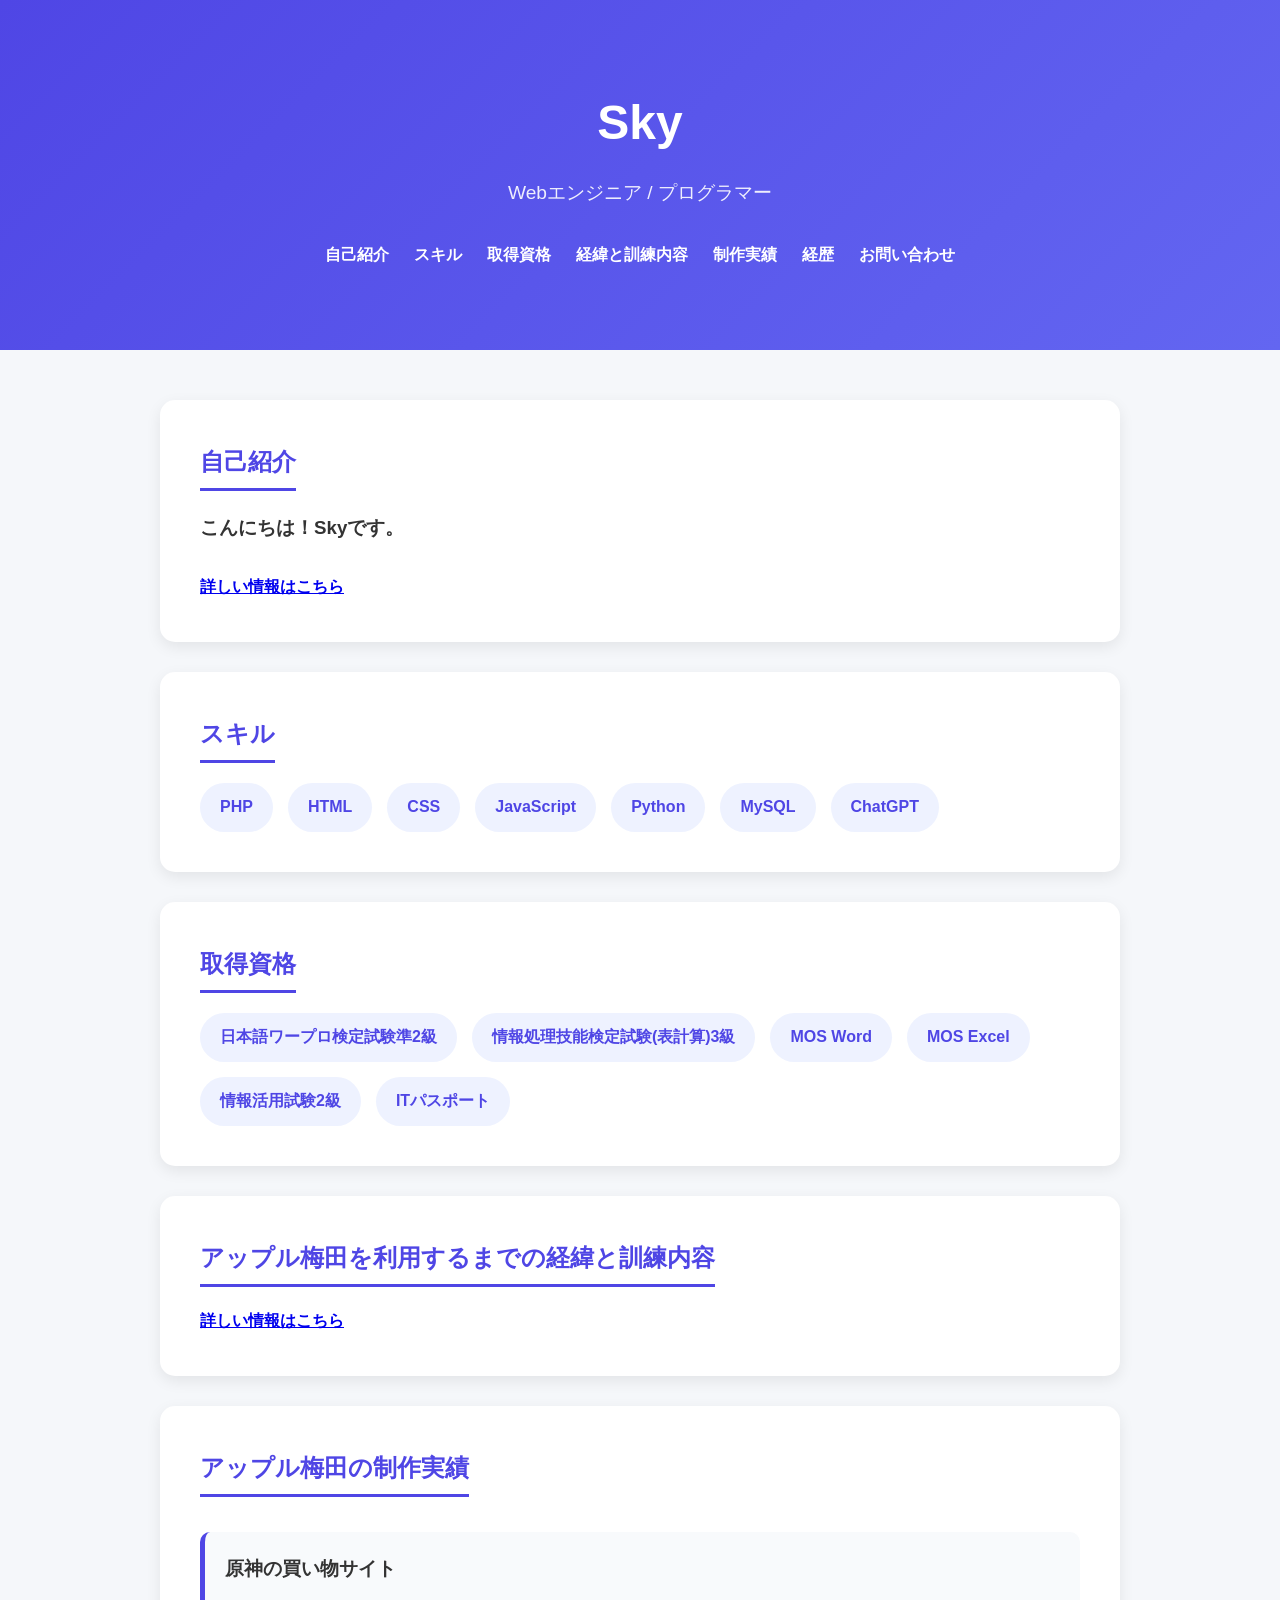
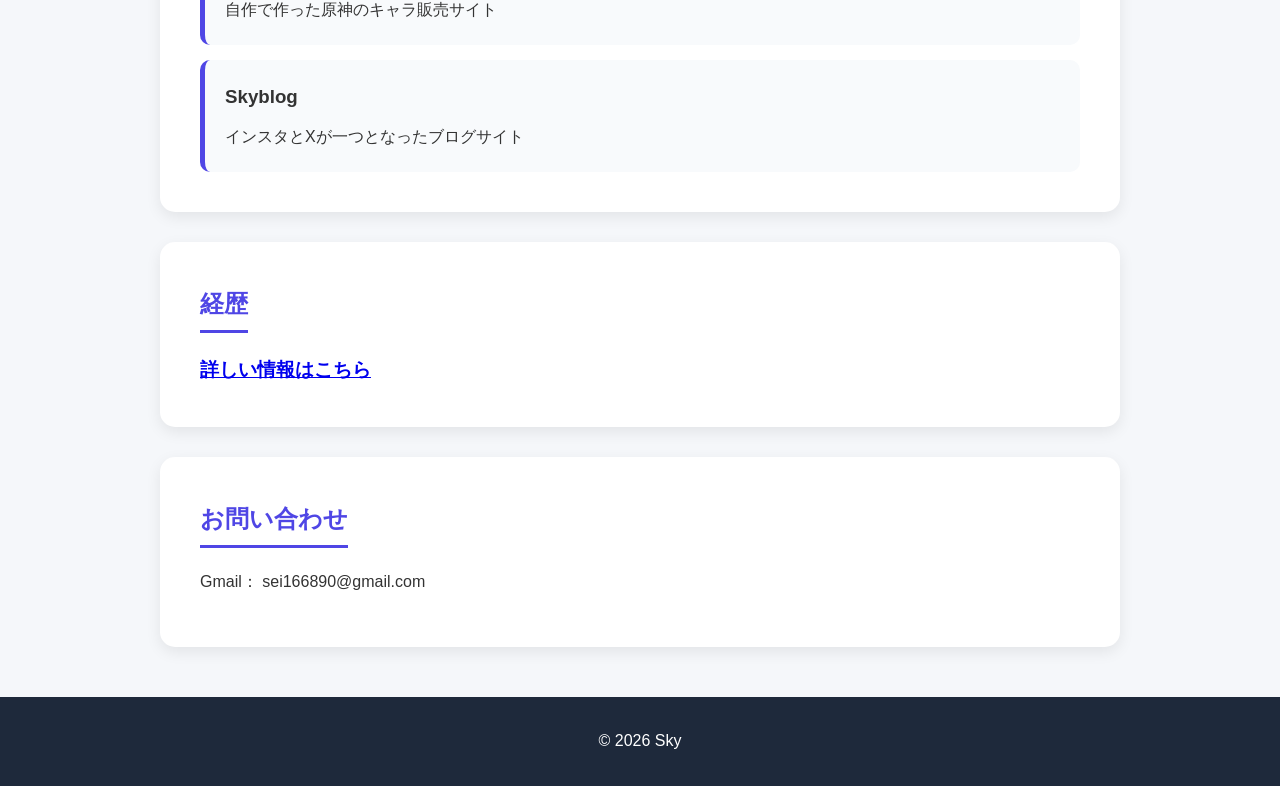
<file: portfolio/index.html>
<!DOCTYPE html>
<html lang="ja">
<head>
    <meta charset="UTF-8">
    <meta name="viewport" content="width=device-width, initial-scale=1.0">
    <title>Sky | ポートフォリオ</title>
    <link rel="stylesheet" href="css/style.css">
</head>
<body>
    <header>
        <h1><a href="index.html">Sky</a></h1>
        <p>Webエンジニア / プログラマー</p>

        <nav>
            <ul>
                <li><a href="#about">自己紹介</a></li>
                <li><a href="#skills">スキル</a></li>
                <li><a href="#license">取得資格</a></li>
                <li><a href="#training">経緯と訓練内容</a></li>
                <li><a href="#works">制作実績</a></li>
                <li><a href="#career">経歴</a></li>
                <li><a href="#contact">お問い合わせ</a></li>
            </ul>
        </nav>
    </header>

    <main>

        <!-- 自己紹介 -->
        <section id="about">
            <h2>自己紹介</h2>
            <h3>
            こんにちは！Skyです。
            </h3>
            <br>
            <h4><a href="introduction.html">詳しい情報はこちら</a></h4>
        </section>

        <!-- スキル -->
        <section id="skills">
            <h2>スキル</h2>
            <ul>
                <li>PHP</li>
                <li>HTML</li>
                <li>CSS</li>
                <li>JavaScript</li>
                <li>Python</li>
                <li>MySQL</li>
                <li>ChatGPT</li>
            </ul>
        </section>

        <!-- 取得資格 -->
        <section id="license">
            <h2>取得資格</h2>
            <ul>
               <li>日本語ワープロ検定試験準2級</li>
               <li>情報処理技能検定試験(表計算)3級</li>
               <li>MOS Word</li>
               <li>MOS Excel</li>
               <li>情報活用試験2級</li>
               <li>ITパスポート</li>
            </ul>
        </section>

        <!-- アップル梅田の訓練内容 -->
        <section id="training">
            <h2>アップル梅田を利用するまでの経緯と訓練内容</h2>
            <h4><a href="apple.html">詳しい情報はこちら</a></h4>
        </section>
        
        <!-- 制作実績 -->
        <section id="works">
            <h2>アップル梅田の制作実績</h2>

            <a href="genshin.html">
            <article>
                <h3>原神の買い物サイト</h3>
                <p>自作で作った原神のキャラ販売サイト</p>
            </article>
            </a>

            <a href="skyblog.html">
            <article>
                <h3>Skyblog</h3>
                <p>インスタとXが一つとなったブログサイト</p>
            </article>
            </a>

        </section>

        <!-- 経歴 -->
        <section id="career">
            <h2>経歴</h2>
            <h3><a href="career.html">詳しい情報はこちら</a></h3>
        </section>

        <!-- お問い合わせ -->
        <section id="contact">
            <h2>お問い合わせ</h2>
            <p>Gmail： sei166890@gmail.com</p>
        </section>

    </main>
    <footer>
        <p>&copy; 2026 Sky</p>
    </footer>
</body>
</html>
</file>
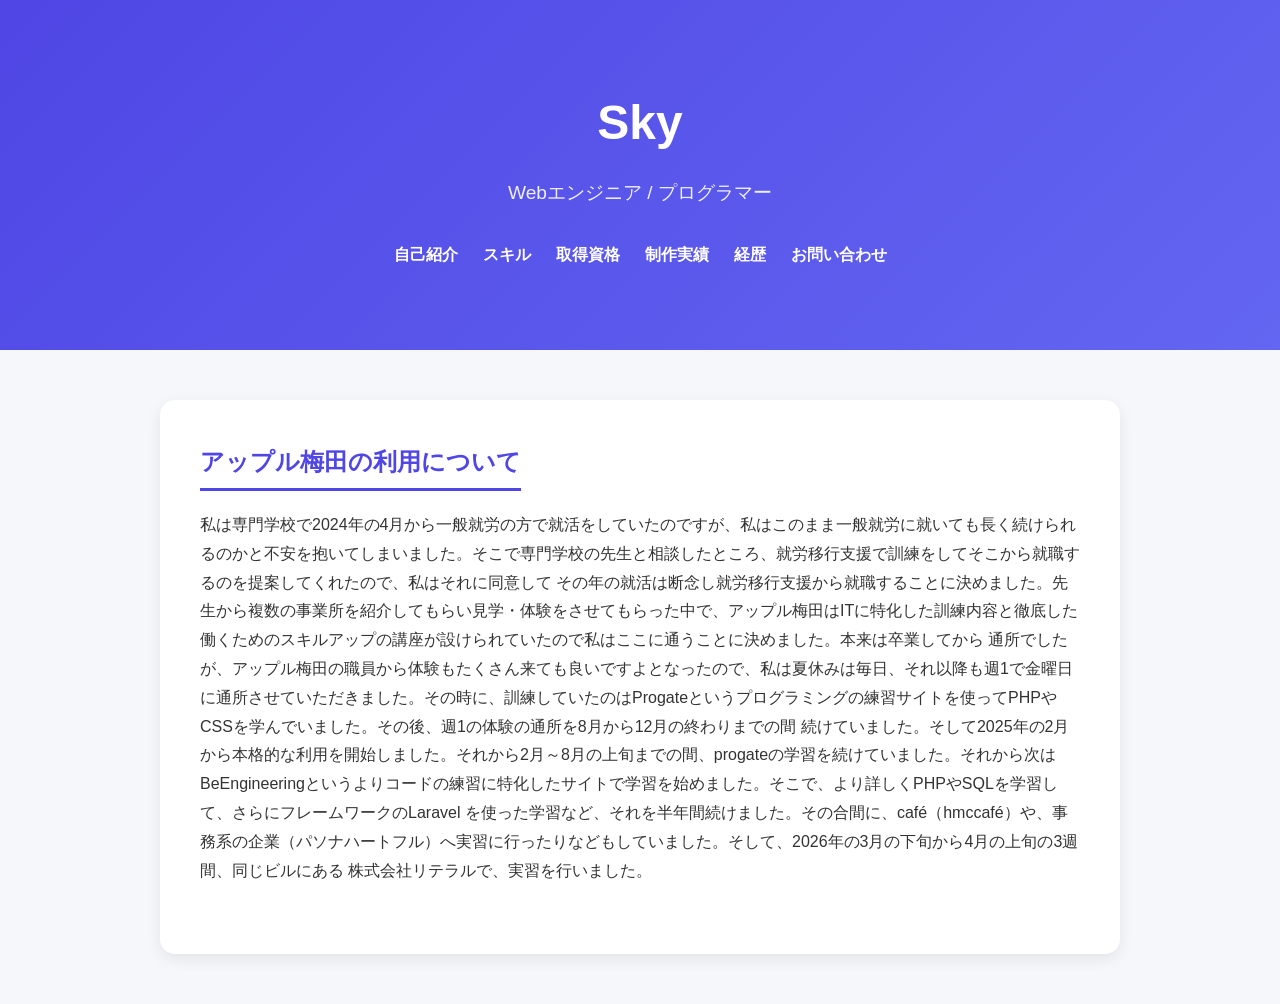
<file: portfolio/apple.html>
<!DOCTYPE html>
<html lang="ja">
<head>
    <meta charset="UTF-8">
    <meta name="viewport" content="width=device-width, initial-scale=1.0">
    <title>Document</title>
    <link rel="stylesheet" href="css/style.css">
</head>
<body>
    <header>
        <h1><a href="./index.html">Sky</a></h1>
        <p>Webエンジニア / プログラマー</p>

        <nav>
            <ul>
                <li><a href="./index.html#about">自己紹介</a></li>
                <li><a href="./index.html#skills">スキル</a></li>
                <li><a href="./index.html#license">取得資格</a></li>
                <li><a href="./index.html#works">制作実績</a></li>
                <li><a href="./index.html#career">経歴</a></li>
                <li><a href="./index.html#contact">お問い合わせ</a></li>
            </ul>
        </nav>
    </header>

    <main>

        <section id="about">
            <h2>アップル梅田の利用について</h2>
            <p>
             私は専門学校で2024年の4月から一般就労の方で就活をしていたのですが、私はこのまま一般就労に就いても長く続けられるのかと不安を抱いてしまいました。そこで専門学校の先生と相談したところ、就労移行支援で訓練をしてそこから就職するのを提案してくれたので、私はそれに同意して
             その年の就活は断念し就労移行支援から就職することに決めました。先生から複数の事業所を紹介してもらい見学・体験をさせてもらった中で、アップル梅田はITに特化した訓練内容と徹底した働くためのスキルアップの講座が設けられていたので私はここに通うことに決めました。本来は卒業してから
             通所でしたが、アップル梅田の職員から体験もたくさん来ても良いですよとなったので、私は夏休みは毎日、それ以降も週1で金曜日に通所させていただきました。その時に、訓練していたのはProgateというプログラミングの練習サイトを使ってPHPやCSSを学んでいました。その後、週1の体験の通所を8月から12月の終わりまでの間
             続けていました。そして2025年の2月から本格的な利用を開始しました。それから2月～8月の上旬までの間、progateの学習を続けていました。それから次はBeEngineeringというよりコードの練習に特化したサイトで学習を始めました。そこで、より詳しくPHPやSQLを学習して、さらにフレームワークのLaravel
             を使った学習など、それを半年間続けました。その合間に、café（hmccafé）や、事務系の企業（パソナハートフル）へ実習に行ったりなどもしていました。そして、2026年の3月の下旬から4月の上旬の3週間、同じビルにある
             株式会社リテラルで、実習を行いました。
            </p>
            <br>
        </section>

    </main>


</body>
</html>
</file>
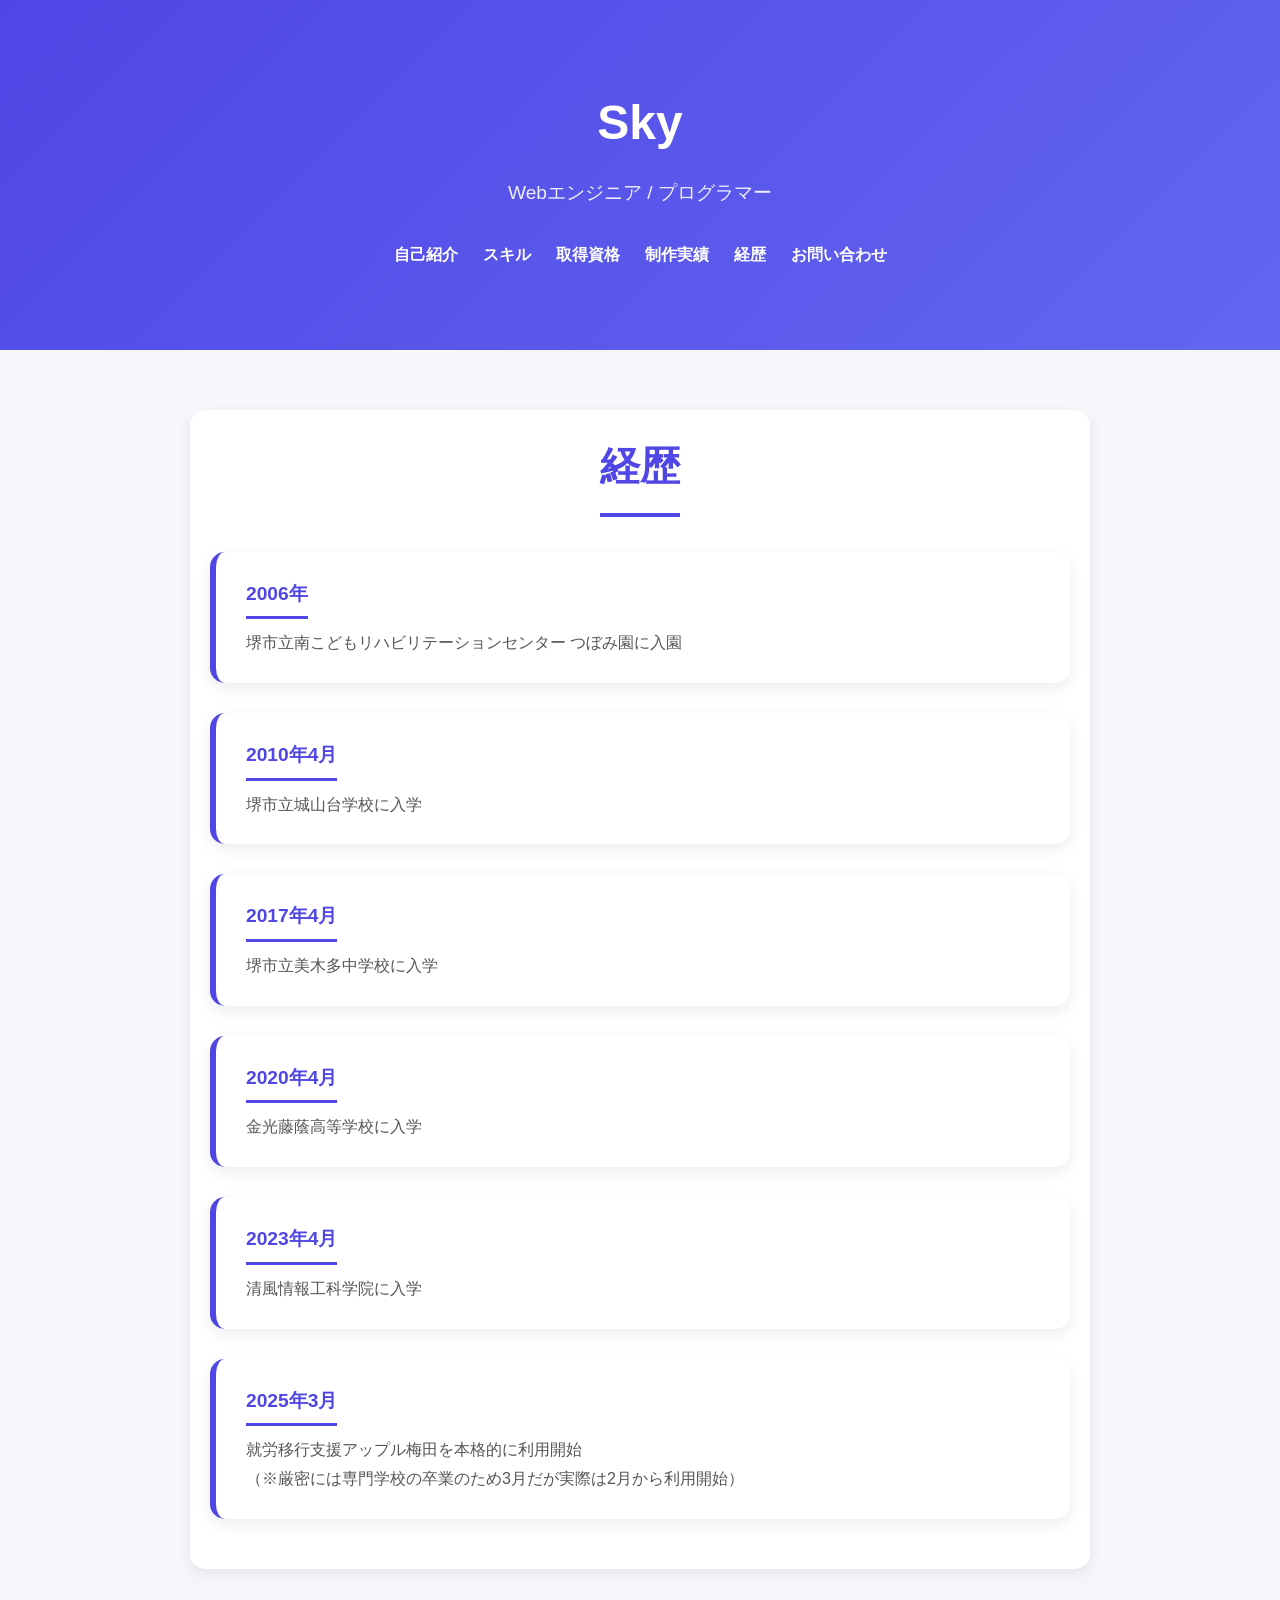
<file: portfolio/career.html>
<!DOCTYPE html>
<html lang="ja">
<head>
    <meta charset="UTF-8">
    <meta name="viewport" content="width=device-width, initial-scale=1.0">
    <title>Document</title>
    <link rel="stylesheet" href="css/style.css">
    <link rel="stylesheet" href="css/career.css">
</head>
<body>
    <header>
        <h1><a href="index.html">Sky</a></h1>
        <p>Webエンジニア / プログラマー</p>

        <nav>
            <ul>
                <li><a href="./index.html#about">自己紹介</a></li>
                <li><a href="./index.html#skills">スキル</a></li>
                <li><a href="./index.html#license">取得資格</a></li>
                <li><a href="./index.html#works">制作実績</a></li>
                <li><a href="#career">経歴</a></li>
                <li><a href="./index.html#contact">お問い合わせ</a></li>
            </ul>
        </nav>
    </header>

    <main>
    <section class="career">
        <h1>経歴</h1>

        <div class="career-item">
            <h2>2006年</h2>
            <p>堺市立南こどもリハビリテーションセンター つぼみ園に入園</p>
        </div>

        <div class="career-item">
            <h2>2010年4月</h2>
            <p>堺市立城山台学校に入学</p>
        </div>

        <div class="career-item">
            <h2>2017年4月</h2>
            <p>堺市立美木多中学校に入学</p>
        </div>

        <div class="career-item">
            <h2>2020年4月</h2>
            <p>金光藤蔭高等学校に入学</p>
        </div>

        <div class="career-item">
            <h2>2023年4月</h2>
            <p>清風情報工科学院に入学</p>
        </div>

        <div class="career-item">
            <h2>2025年3月</h2>
            <p>就労移行支援アップル梅田を本格的に利用開始<br>（※厳密には専門学校の卒業のため3月だが実際は2月から利用開始）</p>
        </div>
    </section>
</main>
</body>
</html>
</file>
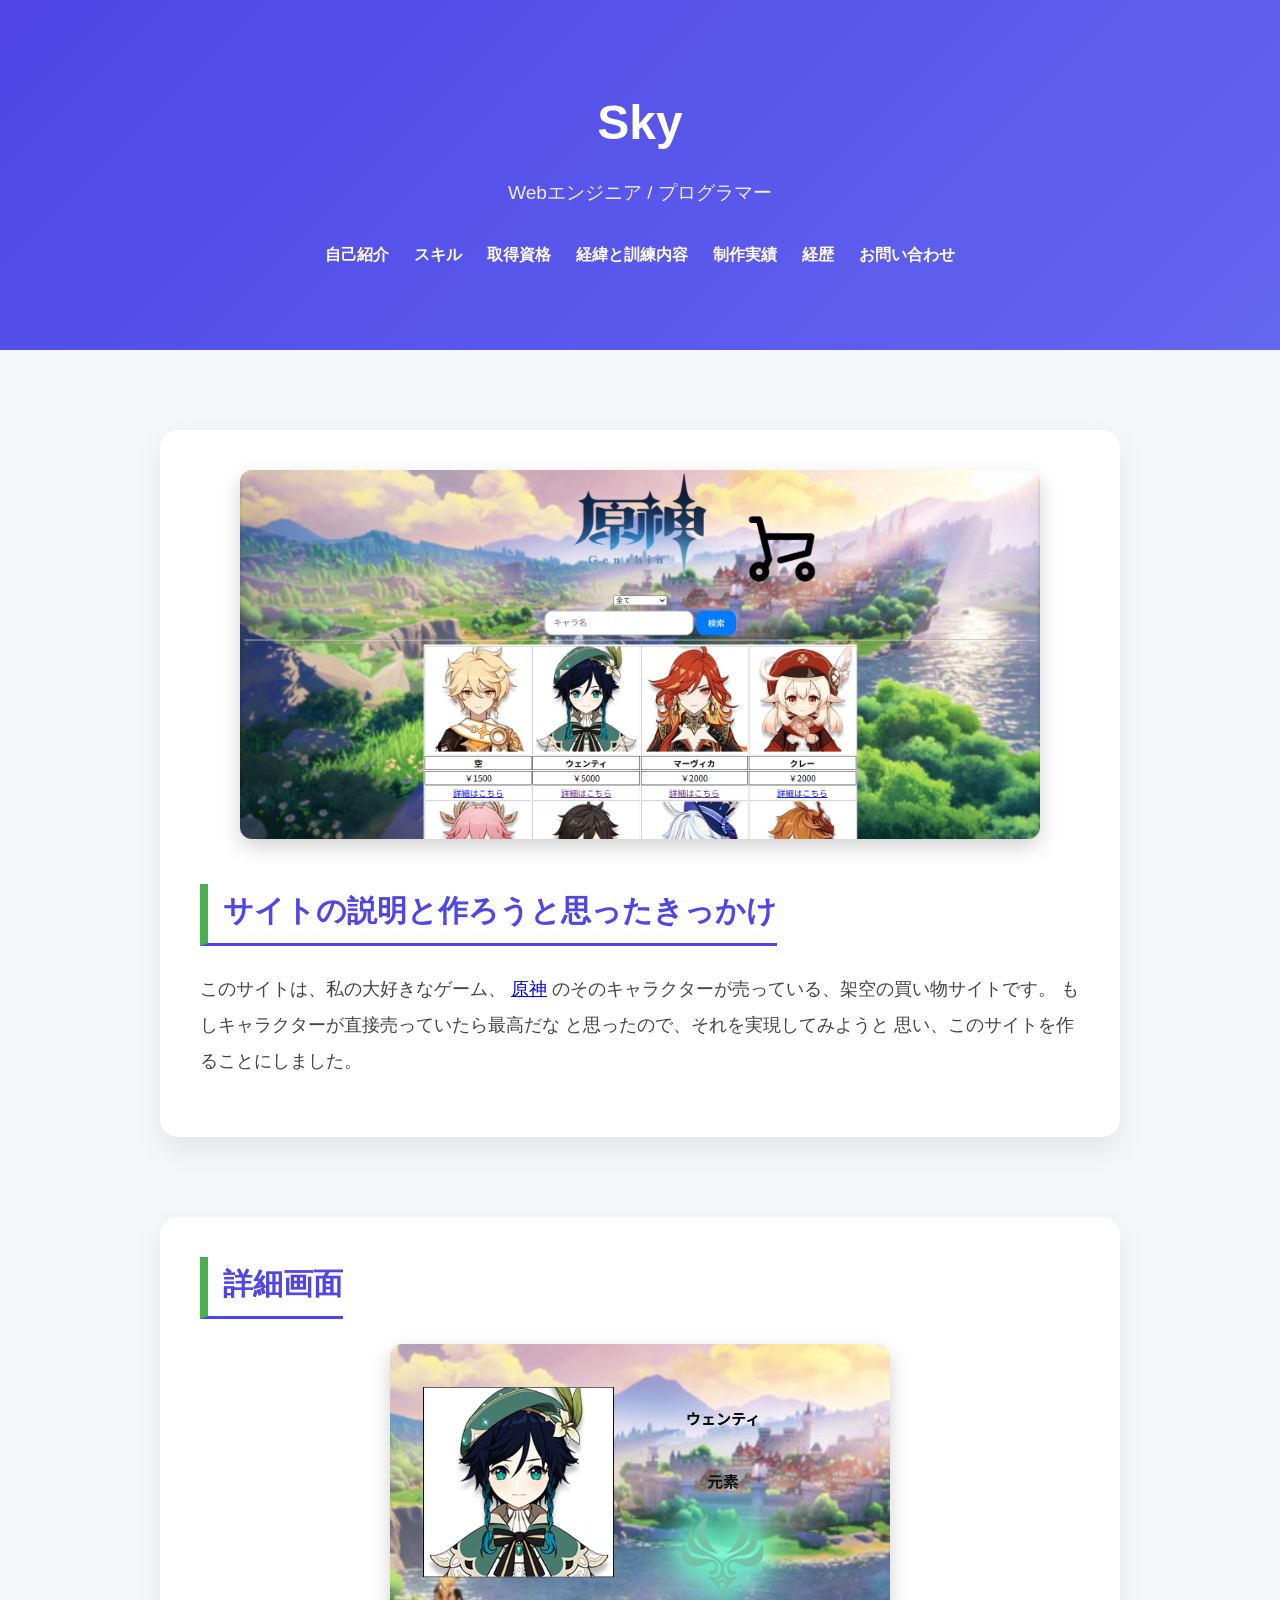
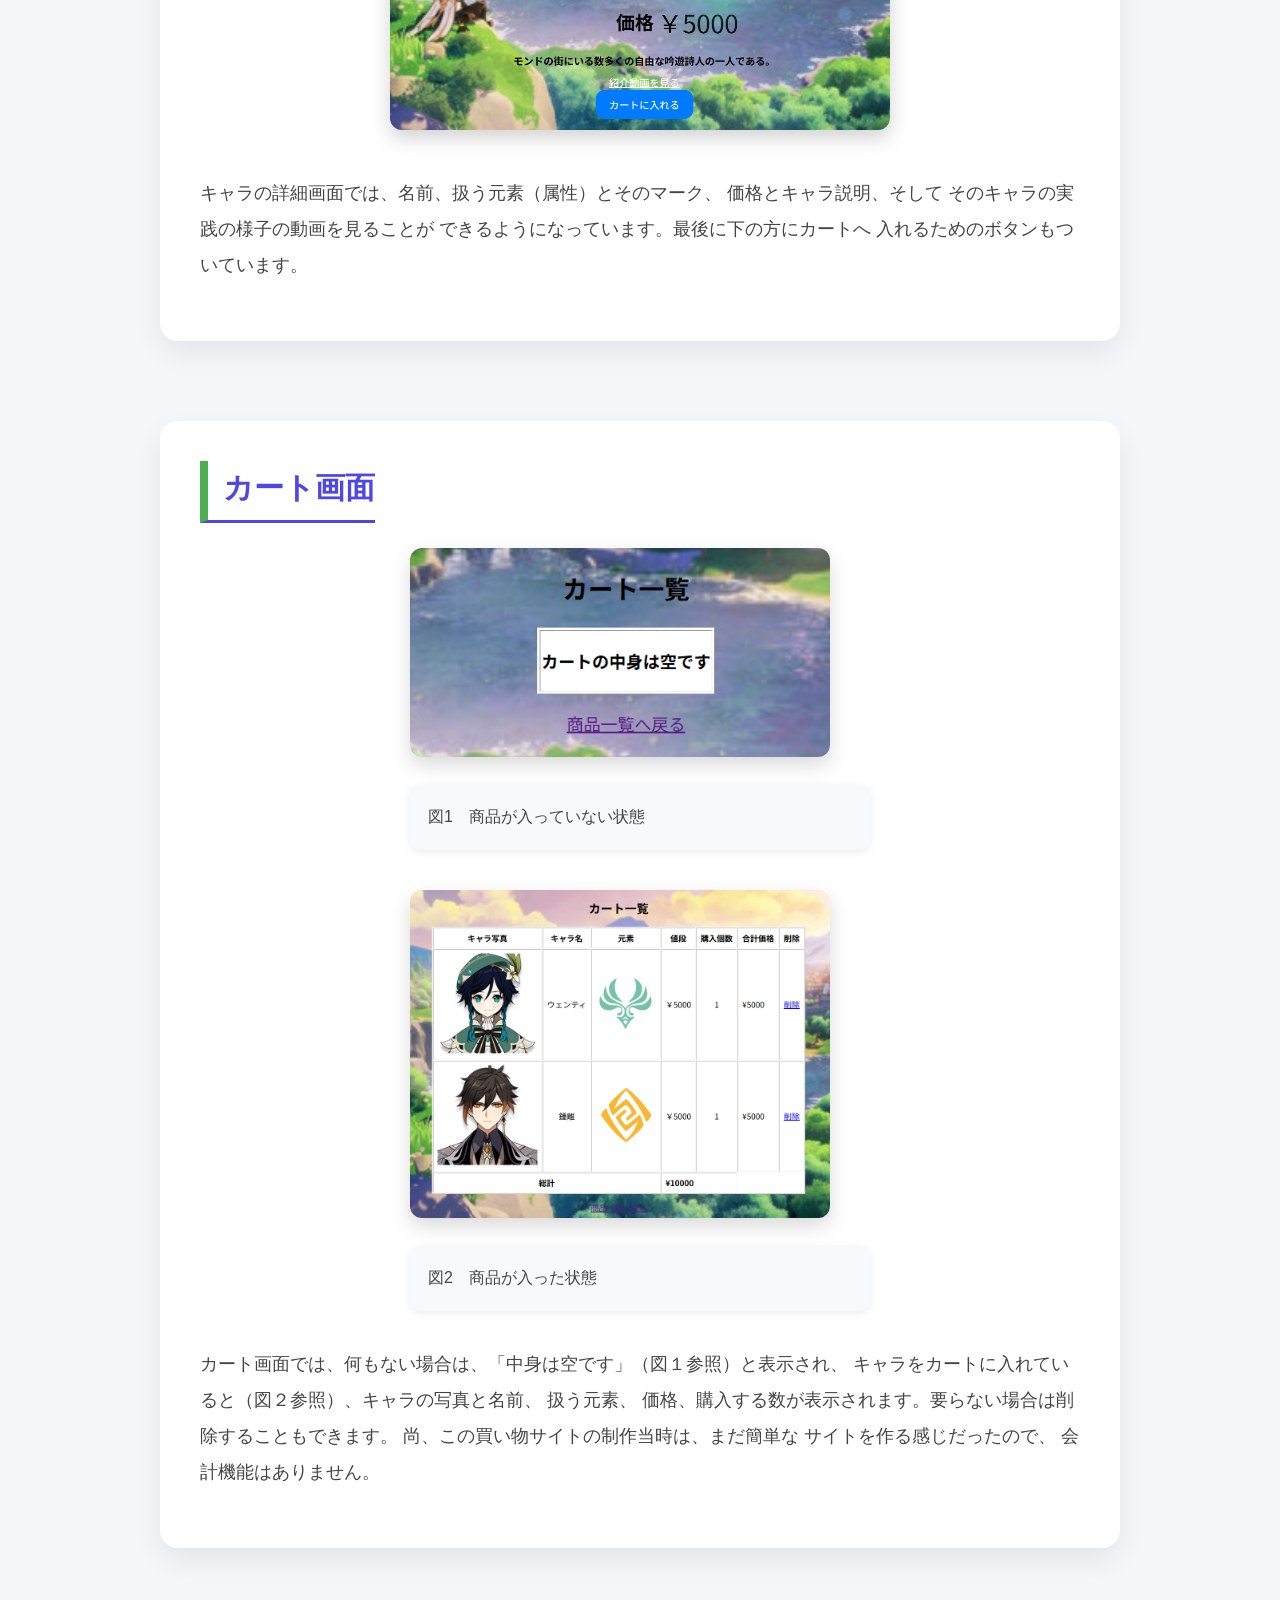
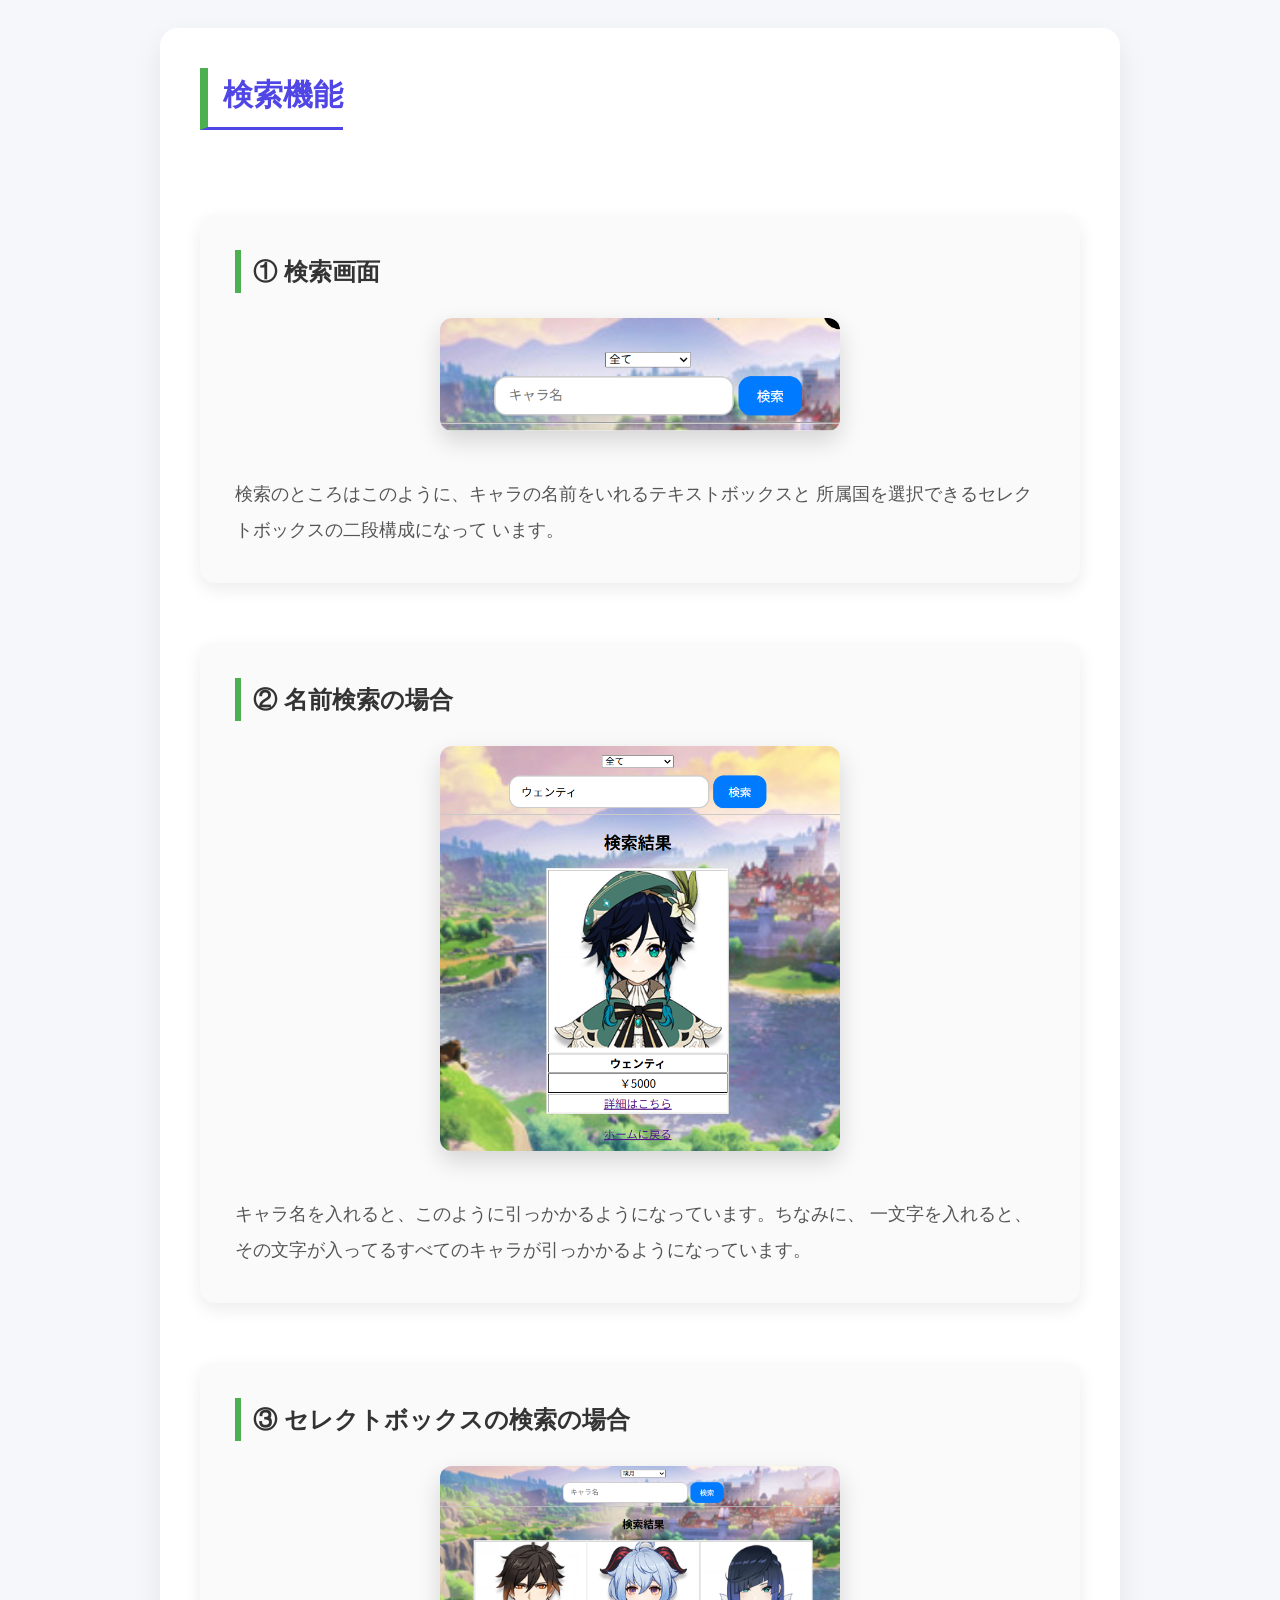
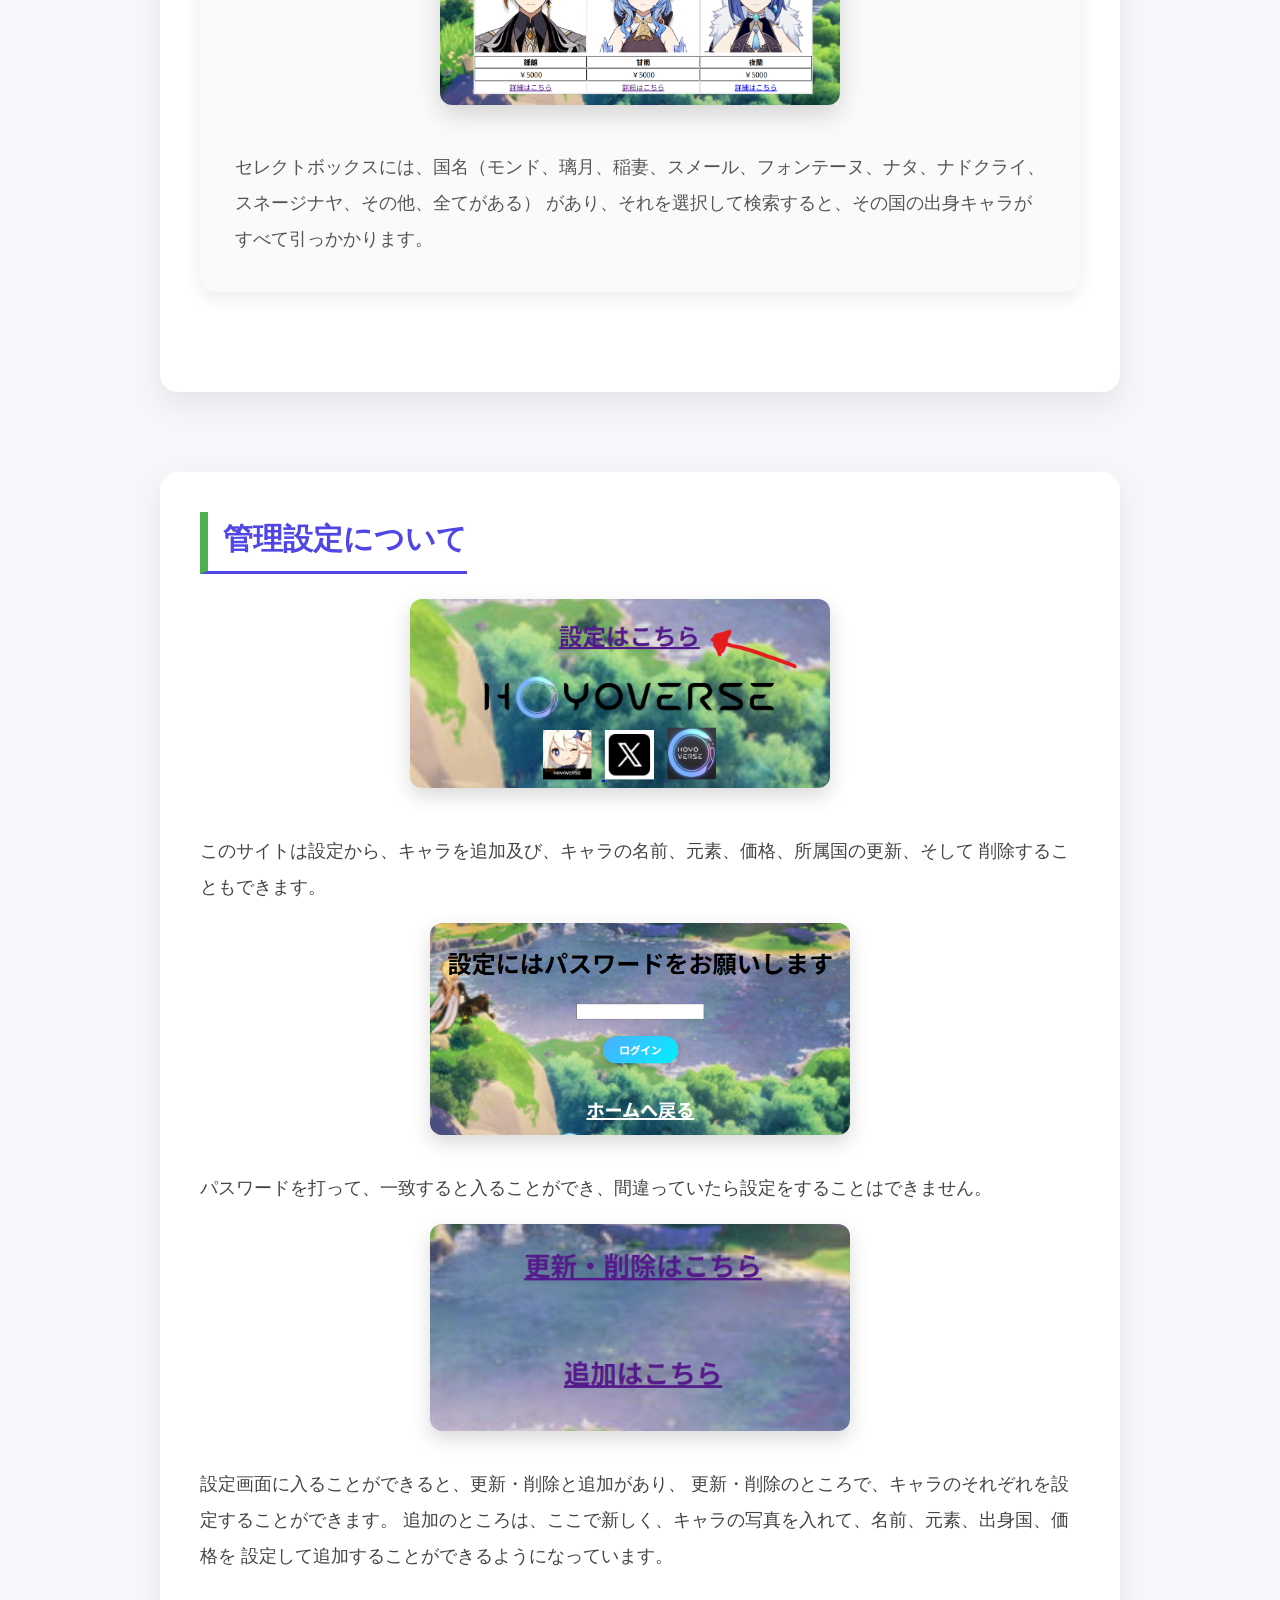
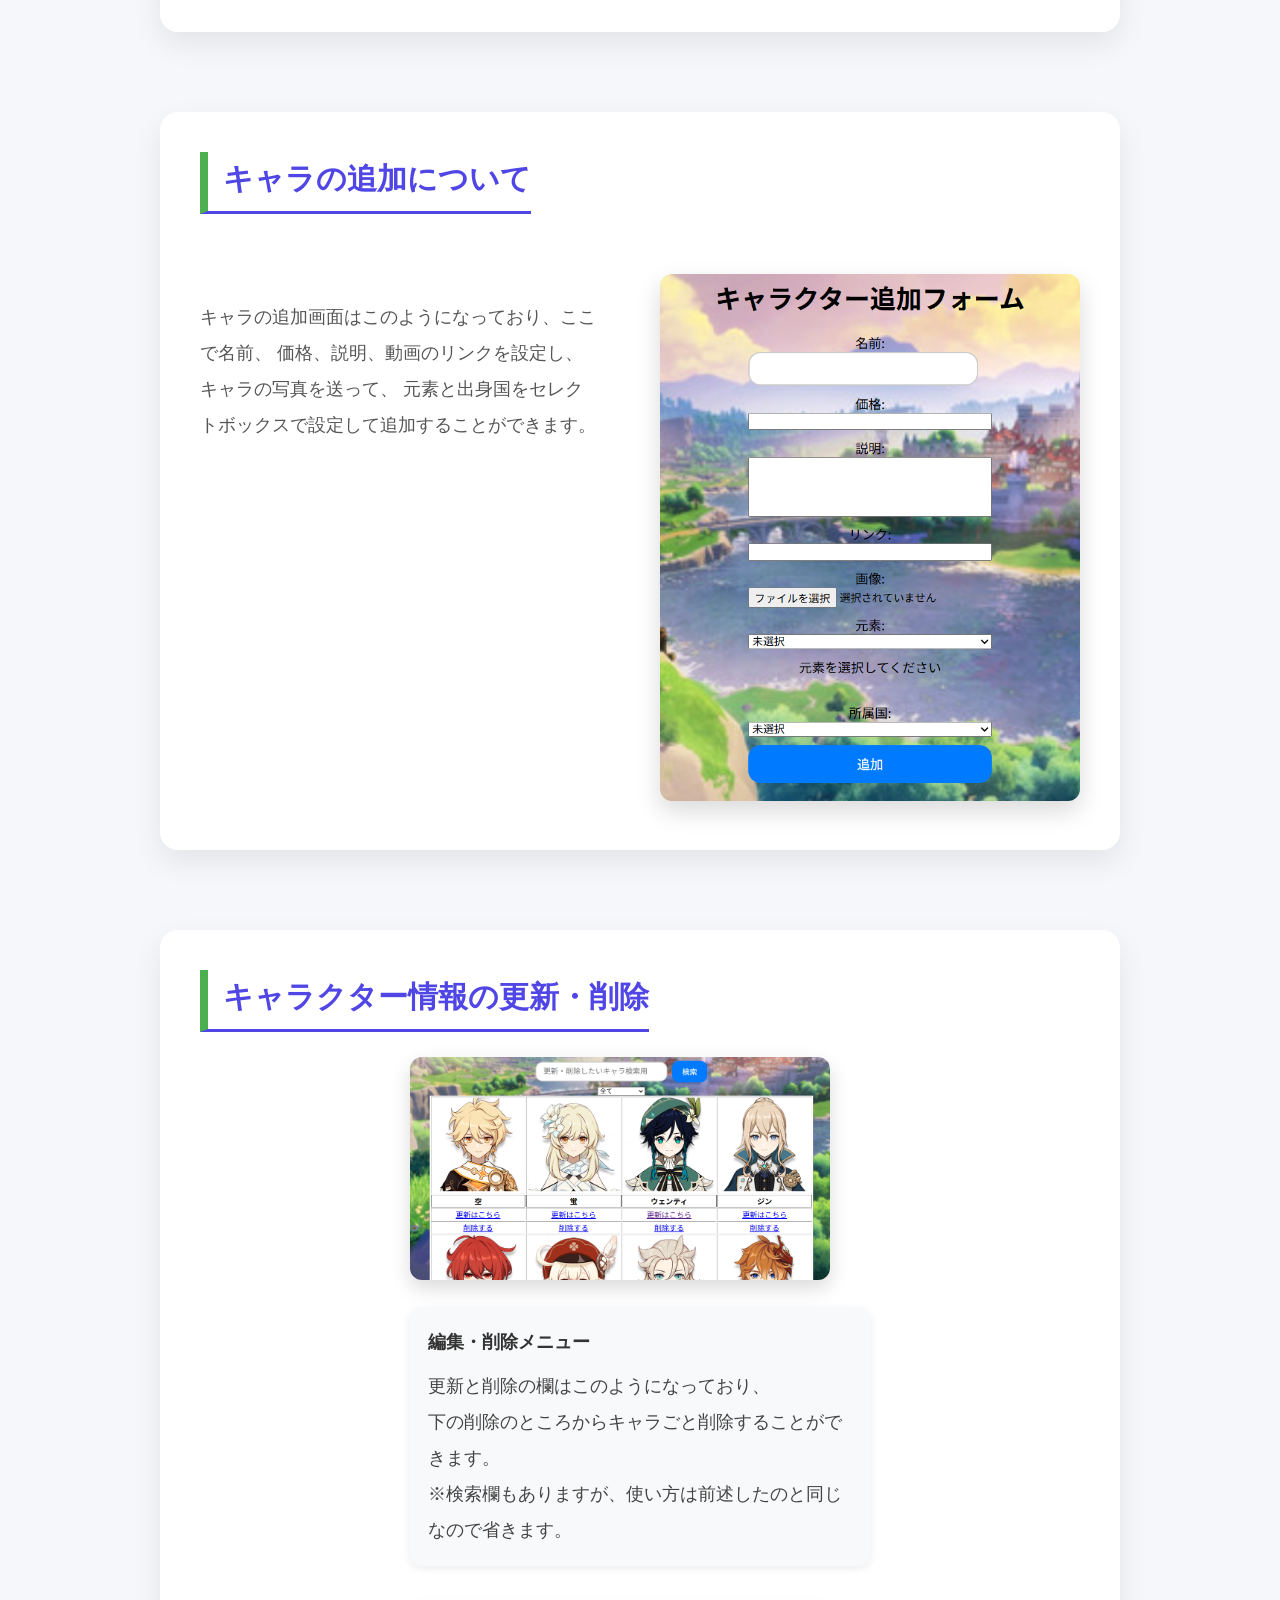
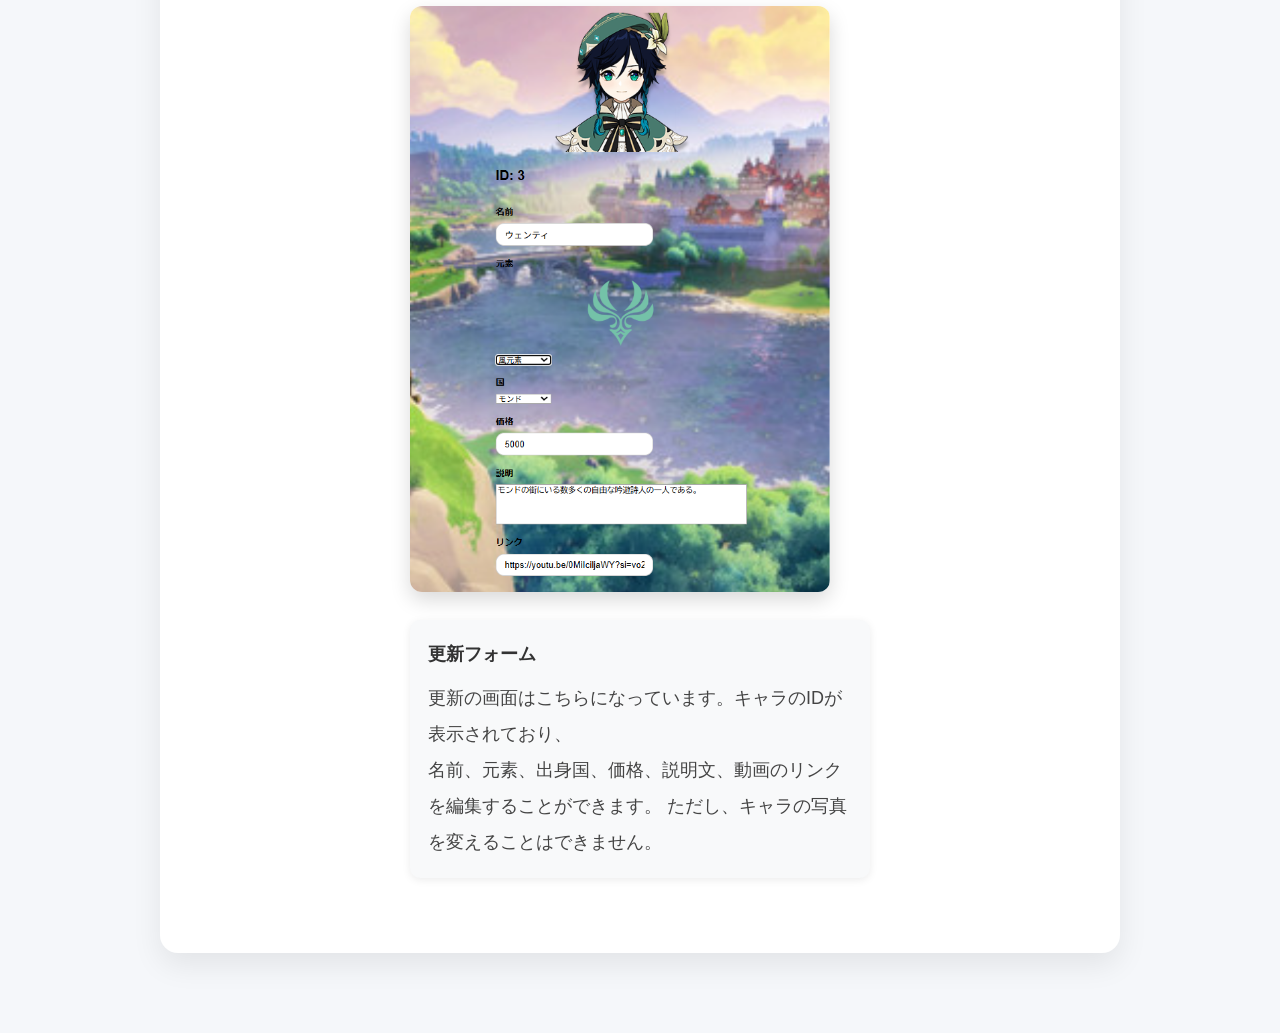
<file: portfolio/genshin.html>
<!DOCTYPE html>
<html lang="ja">
<head>
    <meta charset="UTF-8">
    <meta name="viewport" content="width=device-width, initial-scale=1.0">
    <title>Document</title>
    <link rel="stylesheet" href="css/style.css">
    <link rel="stylesheet" href="css/genshin.css">

</head>

<body>
    <header>
        <h1><a href="./index.html">Sky</a></h1>
        <p>Webエンジニア / プログラマー</p>

        <nav>
            <ul>
                <li><a href="./index.html#about">自己紹介</a></li>
                <li><a href="./index.html#skills">スキル</a></li>
                <li><a href="./index.html#license">取得資格</a></li>
                <li><a href="./index.html#training">経緯と訓練内容</a></li>
                <li><a href="./index.html#works">制作実績</a></li>
                <li><a href="./index.html#career">経歴</a></li>
                <li><a href="./index.html#contact">お問い合わせ</a></li>
            </ul>
        </nav>

    </header>
<main>

    <!-- トップ画像 -->
    <section class="work-section">

        <div class="image-box">
            <img src="img/genshin/genshin.png" alt="トップ画面">
        </div>

        <div class="description">

            <h2>サイトの説明と作ろうと思ったきっかけ</h2>

            <p>
                このサイトは、私の大好きなゲーム、
                <a href="https://genshin.hoyoverse.com/ja/home?utm_source=fab&utm_medium=home">原神</a> 
                のそのキャラクターが売っている、架空の買い物サイトです。 もしキャラクターが直接売っていたら最高だな
                と思ったので、それを実現してみようと 思い、このサイトを作ることにしました。
            </p>

        </div>

    </section>


    <!-- 詳細画面 -->

    <section class="work-section">

        <div class="description">
            
        <h2>詳細画面</h2>

        <div class="image-box2">
            

            <img src="img/genshin/syosai.png" alt="詳細画面">

        </div>

        <div class="description">

            <p>

                キャラの詳細画面では、名前、扱う元素（属性）とそのマーク、
                価格とキャラ説明、そして そのキャラの実践の様子の動画を見ることが
                できるようになっています。最後に下の方にカートへ 入れるためのボタンもついています。

            </p>

        </div>

    </section>


    <!-- カート -->

    <section class="work-section">

        <div class="description">
            
        <h2>カート画面</h2>

        <div class="cart-images">

            <figure>

                <img src="img/genshin/cart.png" alt="空のカート">

                <figcaption>図1　商品が入っていない状態</figcaption>

            </figure>

            <figure>

                <img src="img/genshin/cart2.png" alt="カート">

                <figcaption>図2　商品が入った状態</figcaption>

            </figure>

        </div>

            <p>

                カート画面では、何もない場合は、「中身は空です」（図１参照）と表示され、
                キャラをカートに入れていると（図２参照）、キャラの写真と名前、 扱う元素、
                価格、購入する数が表示されます。要らない場合は削除することもできます。
                尚、この買い物サイトの制作当時は、まだ簡単な サイトを作る感じだったので、
                会計機能はありません。

            </p>

        </div>

    </section>

    <section class="work-section">

    <div class="description">
        <h2>検索機能</h2>
    </div>

    <!-- ① -->
    <div class="feature-block">

        <h3>① 検索画面</h3>

        <div class="image-box">
            <img src="img/genshin/search.png" alt="検索画面">
        </div>

        <p class="feature-text">
            検索のところはこのように、キャラの名前をいれるテキストボックスと
            所属国を選択できるセレクトボックスの二段構成になって
            います。
        </p>

    </div>

    <!-- ② -->
    <div class="feature-block">

        <h3>② 名前検索の場合</h3>

        <div class="image-box">
            <img src="img/genshin/search2.png" alt="検索結果">
        </div>

        <p class="feature-text">
            キャラ名を入れると、このように引っかかるようになっています。ちなみに、
            一文字を入れると、その文字が入ってるすべてのキャラが引っかかるようになっています。
        </p>

    </div>

    <!-- ③ -->
    <div class="feature-block">

        <h3>③ セレクトボックスの検索の場合</h3>

        <div class="image-box">
            <img src="img/genshin/search3.png" alt="検索詳細">
        </div>

        <p class="feature-text">
            セレクトボックスには、国名（モンド、璃月、稲妻、スメール、フォンテーヌ、ナタ、ナドクライ、スネージナヤ、その他、全てがある）
            があり、それを選択して検索すると、その国の出身キャラがすべて引っかかります。
        </p>

    </div>

</section>

<section class="work-section">
    <div class="description">

            <h2>管理設定について</h2>

        <div class="cart-images">

            <figure>

                <img src="img/genshin/kanri.png" alt="空のカート">

            </figure>

        </div>

        <div class="description">


            <p>
            このサイトは設定から、キャラを追加及び、キャラの名前、元素、価格、所属国の更新、そして
            削除することもできます。
            </p>

            <div class="cart-images">

                <img src="img/genshin/password.png" alt="空のカート">

            </div>

            <p>
            パスワードを打って、一致すると入ることができ、間違っていたら設定をすることはできません。
            </p>

            <div class="cart-images">

                <img src="img/genshin/sentaku.png" alt="空のカート">

            </div>

            <p>
            設定画面に入ることができると、更新・削除と追加があり、
            更新・削除のところで、キャラのそれぞれを設定することができます。
            追加のところは、ここで新しく、キャラの写真を入れて、名前、元素、出身国、価格を
            設定して追加することができるようになっています。
            </p>

        </div>

    </section>

   <section class="work-section">

    <h2 class="section-title">キャラの追加について</h2>

    <div class="feature-row">

        <div class="feature-text">
          <p>
            キャラの追加画面はこのようになっており、ここで名前、
            価格、説明、動画のリンクを設定し、キャラの写真を送って、
            元素と出身国をセレクトボックスで設定して追加することができます。      
        </p>
        </div>

        <div class="feature-image">

            <img src="img/genshin/insert.png" alt="キャラ追加">

        </div>

    </div>

</section>

<section class="work-section">

    <div class="description">

        <h2>キャラクター情報の更新・削除</h2>

        <div class="cart-images">

            <figure>
                <img src="img/genshin/update_delete.png" alt="更新・削除画面">

                <figcaption>
                    <strong>編集・削除メニュー</strong>
                    <p>
                    更新と削除の欄はこのようになっており、<br>下の削除のところからキャラごと削除することができます。
                    <br>※検索欄もありますが、使い方は前述したのと同じなので省きます。
                    </p>
                </figcaption>
            </figure>

            <figure>
                <img src="img/genshin/update.png" alt="更新画面">

                <figcaption>
                    <strong>更新フォーム</strong>
                    <p>
                   更新の画面はこちらになっています。キャラのIDが表示されており、<br>
                   名前、元素、出身国、価格、説明文、動画のリンクを編集することができます。
                   ただし、キャラの写真を変えることはできません。
                  </p>
                </figcaption>
            </figure>

        </div>

    </div>

</section>

</main>
</body>
</html>
</file>
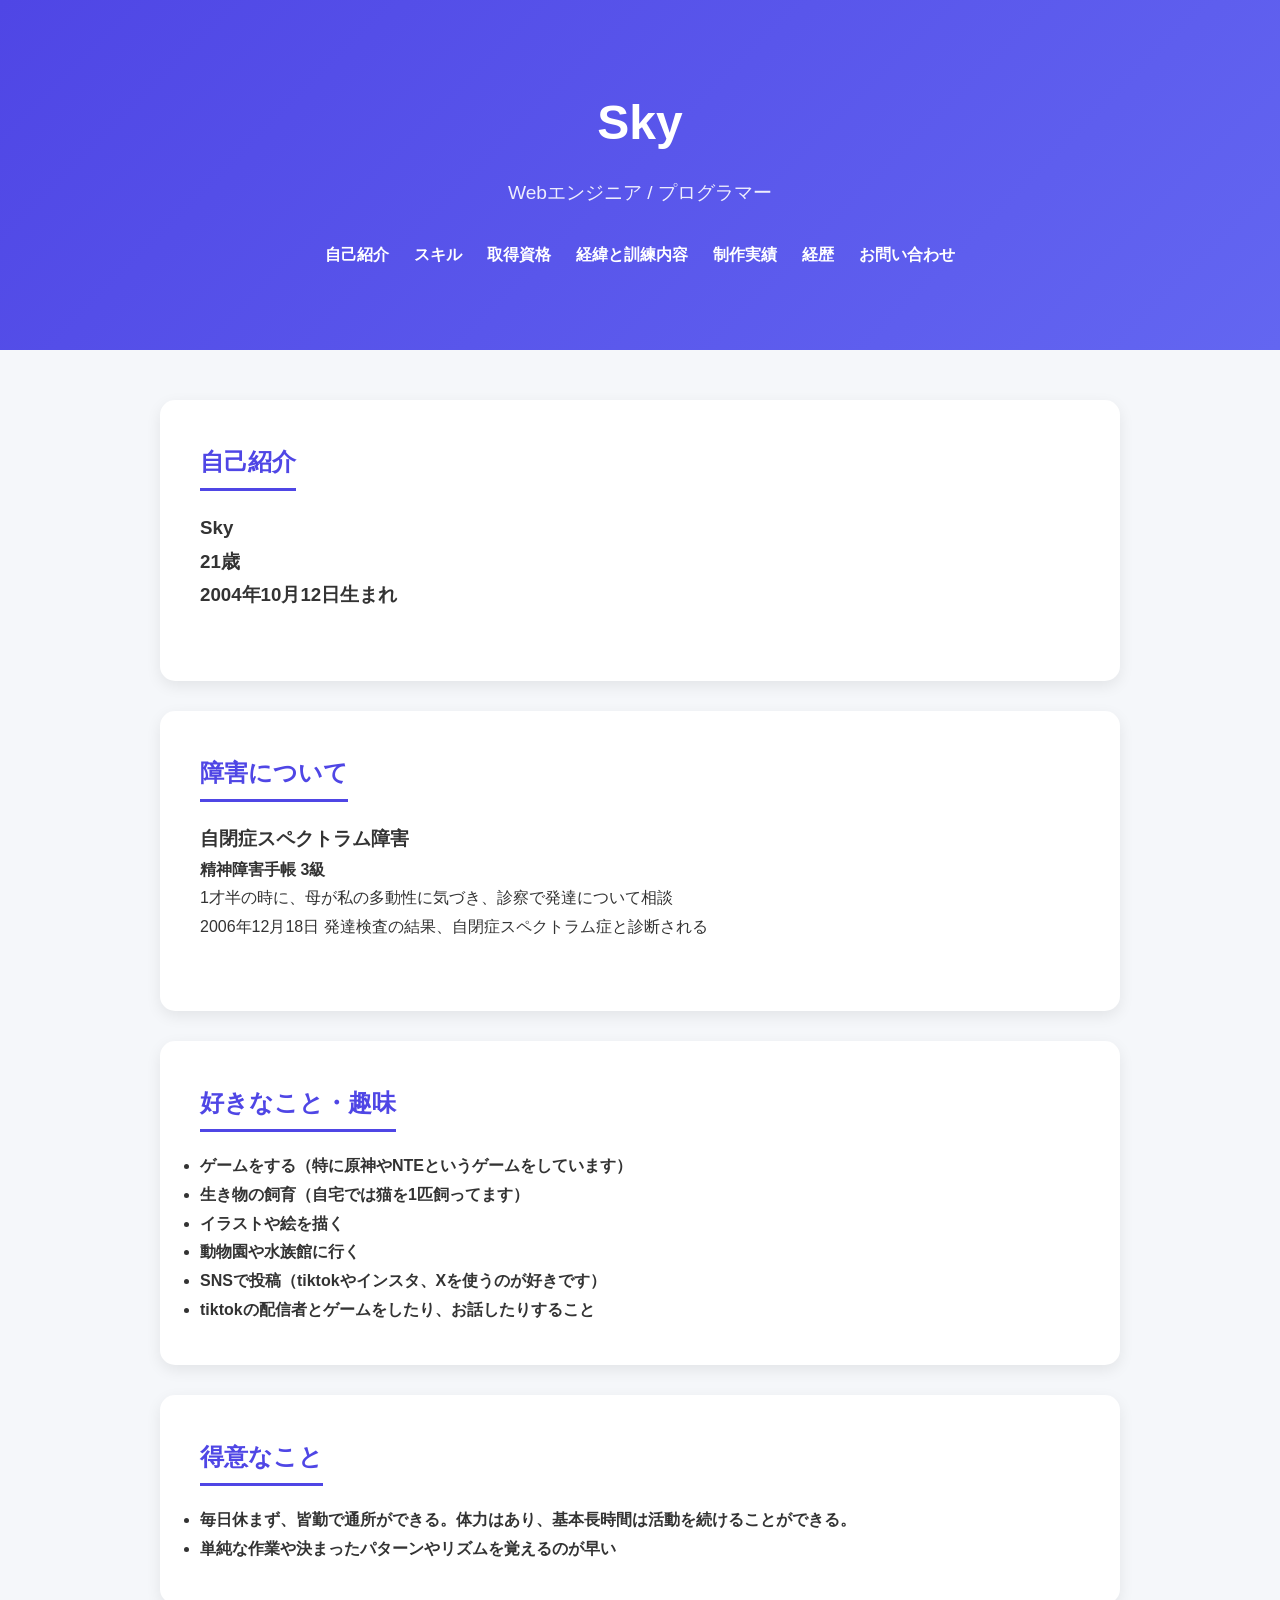
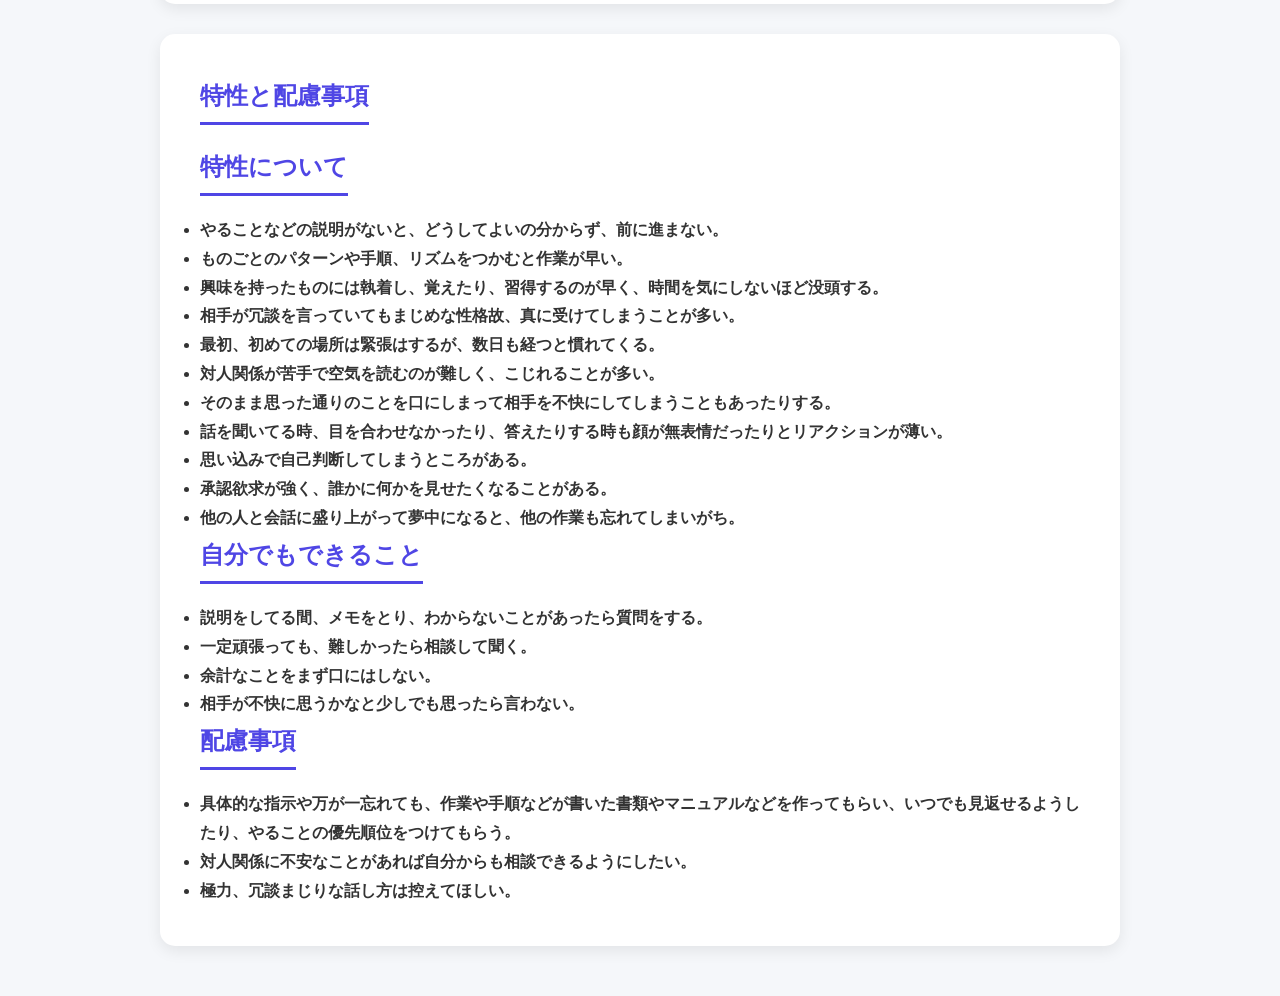
<file: portfolio/introduction.html>
<!DOCTYPE html>
<html lang="ja">
<head>
    <meta charset="UTF-8">
    <meta name="viewport" content="width=device-width, initial-scale=1.0">
    <title>Document</title>
    <link rel="stylesheet" href="css/style.css">
</head>
<body>
        <header>
        <h1><a href="./index.html">Sky</a></h1>
        <p>Webエンジニア / プログラマー</p>

        <nav>
            <ul>
                <li><a href="./index.html#about">自己紹介</a></li>
                <li><a href="./index.html#skills">スキル</a></li>
                <li><a href="./index.html#license">取得資格</a></li>
                <li><a href="./index.html#training">経緯と訓練内容</a></li>
                <li><a href="./index.html#works">制作実績</a></li>
                <li><a href="./index.html#career">経歴</a></li>
                <li><a href="./index.html#contact">お問い合わせ</a></li>
            </ul>
        </nav>

    </header>

    <main>

    <section id="about">
            <h2>自己紹介</2>
            <h3>Sky</h3>
            <h3>21歳</h3>
            <h3>2004年10月12日生まれ</h3>
            <br>
    </section>

    <section id="about">
            <h2>
                障害について
            </h2>
            <h3>自閉症スペクトラム障害</h3>
            <h4>精神障害手帳 3級</h4>
            <p>1才半の時に、母が私の多動性に気づき、診察で発達について相談<br>
                2006年12月18日 発達検査の結果、自閉症スペクトラム症と診断される</p>
            <br>
    </section>

    <section id="about">
        <h2>好きなこと・趣味</h2>
        <h4>
        <ul>
        <li>ゲームをする（特に原神やNTEというゲームをしています）</li>
        <li>生き物の飼育（自宅では猫を1匹飼ってます）</li>
        <li>イラストや絵を描く</li>
        <li>動物園や水族館に行く</li>
        <li>SNSで投稿（tiktokやインスタ、Xを使うのが好きです）</li>
        <li>tiktokの配信者とゲームをしたり、お話したりすること</li>
        </ul>
        </h4>
    </section>

    <section id="about">
        <h2>得意なこと</h2>
        <h4>
        <ul>
          <li>毎日休まず、皆勤で通所ができる。体力はあり、基本長時間は活動を続けることができる。</li>
          <li>単純な作業や決まったパターンやリズムを覚えるのが早い</li>
        </ul>
        </h4>
    </section>

    <section id="about">
        <h2>特性と配慮事項</h2>
        <h4>
          <ul>
            <h2>特性について</h2>
            <li>やることなどの説明がないと、どうしてよいの分からず、前に進まない。</li>
            <li>ものごとのパターンや手順、リズムをつかむと作業が早い。</li>
            <li>興味を持ったものには執着し、覚えたり、習得するのが早く、時間を気にしないほど没頭する。</li>
            <li>相手が冗談を言っていてもまじめな性格故、真に受けてしまうことが多い。</li>
            <li>最初、初めての場所は緊張はするが、数日も経つと慣れてくる。</li>
            <li>対人関係が苦手で空気を読むのが難しく、こじれることが多い。</li>
            <li>そのまま思った通りのことを口にしまって相手を不快にしてしまうこともあったりする。</li>
            <li>話を聞いてる時、目を合わせなかったり、答えたりする時も顔が無表情だったりとリアクションが薄い。</li>
            <li>思い込みで自己判断してしまうところがある。</li>
            <li>承認欲求が強く、誰かに何かを見せたくなることがある。</li>
            <li>他の人と会話に盛り上がって夢中になると、他の作業も忘れてしまいがち。</li>
          </ul>
        </h4>

        <h2>自分でもできること</h2>
        <h4>
            <ul>
            <li>説明をしてる間、メモをとり、わからないことがあったら質問をする。</li>
            <li>一定頑張っても、難しかったら相談して聞く。</li>
            <li>余計なことをまず口にはしない。</li>
            <li>相手が不快に思うかなと少しでも思ったら言わない。</li>
            </ul>
        </h4>

    <h4>
    <ul>
    <h2>配慮事項</h2>
    <li>具体的な指示や万が一忘れても、作業や手順などが書いた書類やマニュアルなどを作ってもらい、いつでも見返せるようしたり、やることの優先順位をつけてもらう。</li>
    <li>対人関係に不安なことがあれば自分からも相談できるようにしたい。</li>
    <li>極力、冗談まじりな話し方は控えてほしい。</li>
    </ul>
    </h4>
    </section>
    </main>

</body>
</html>
</file>
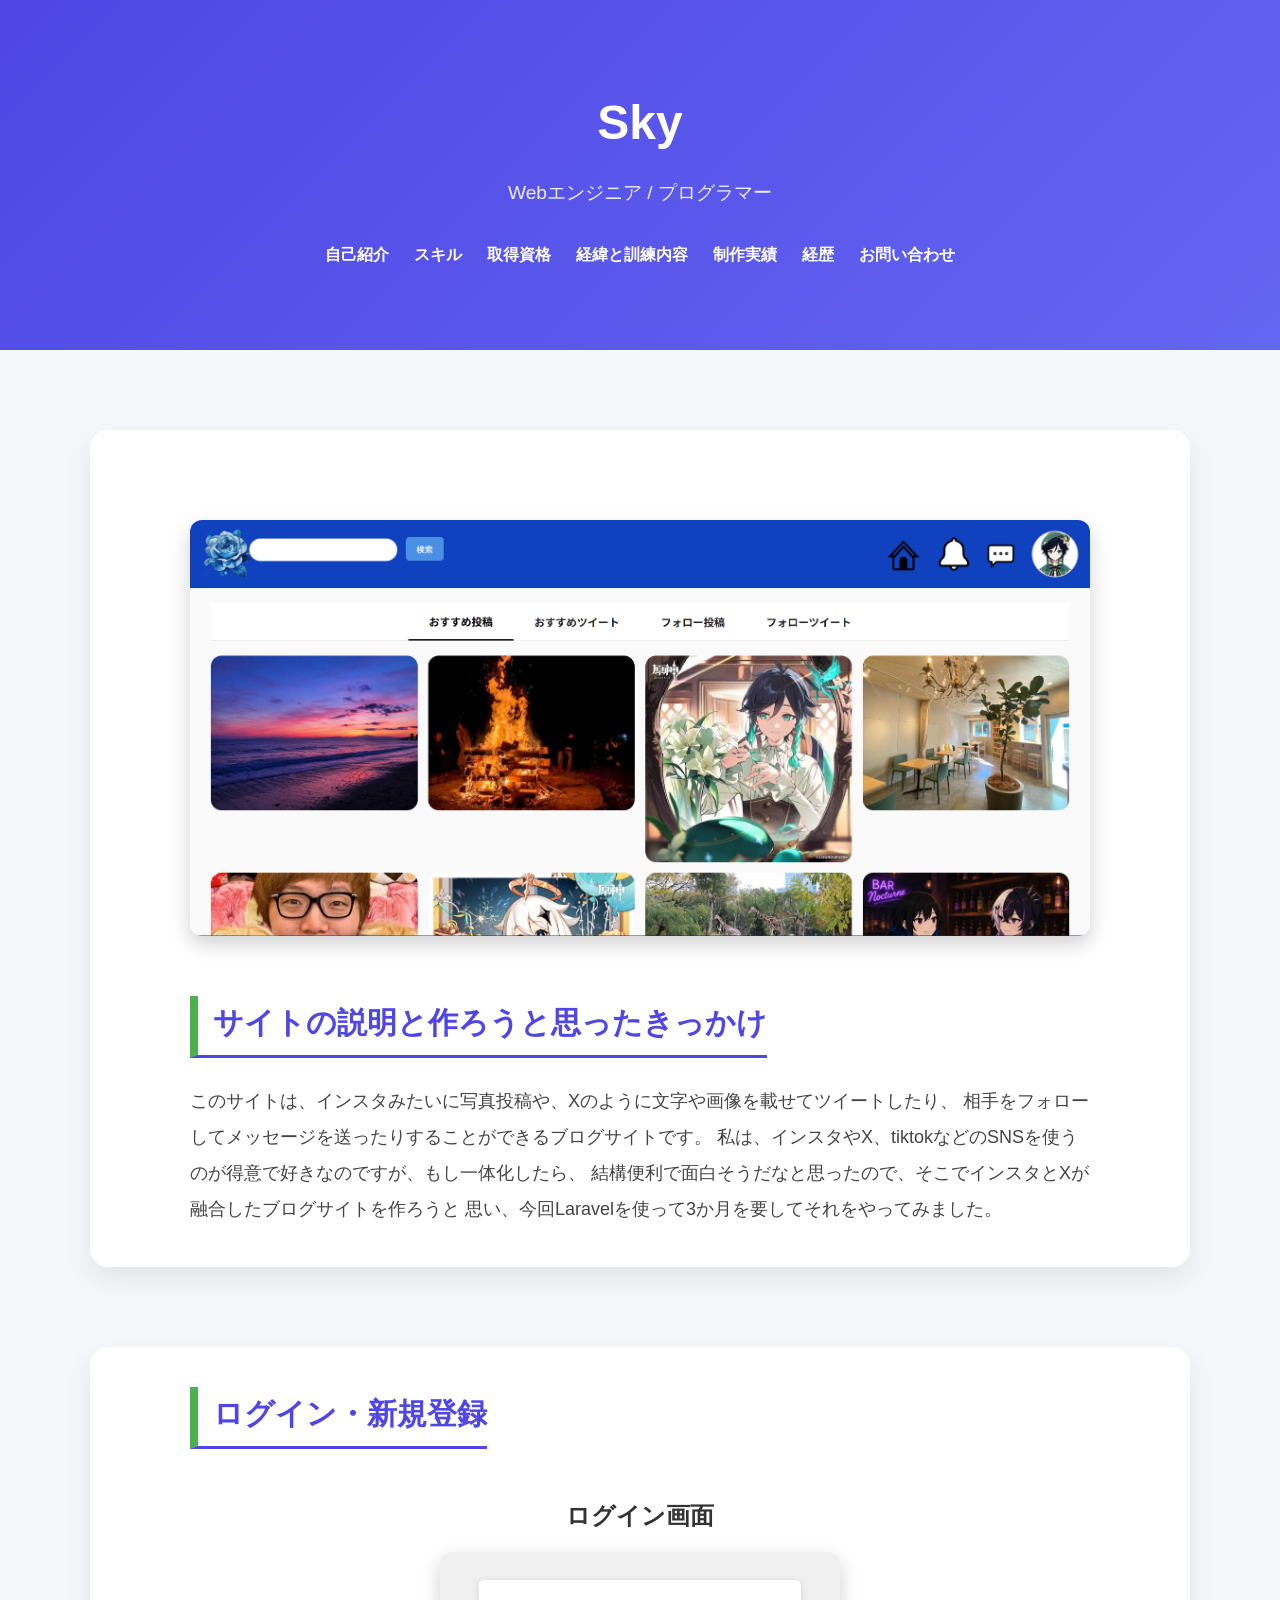
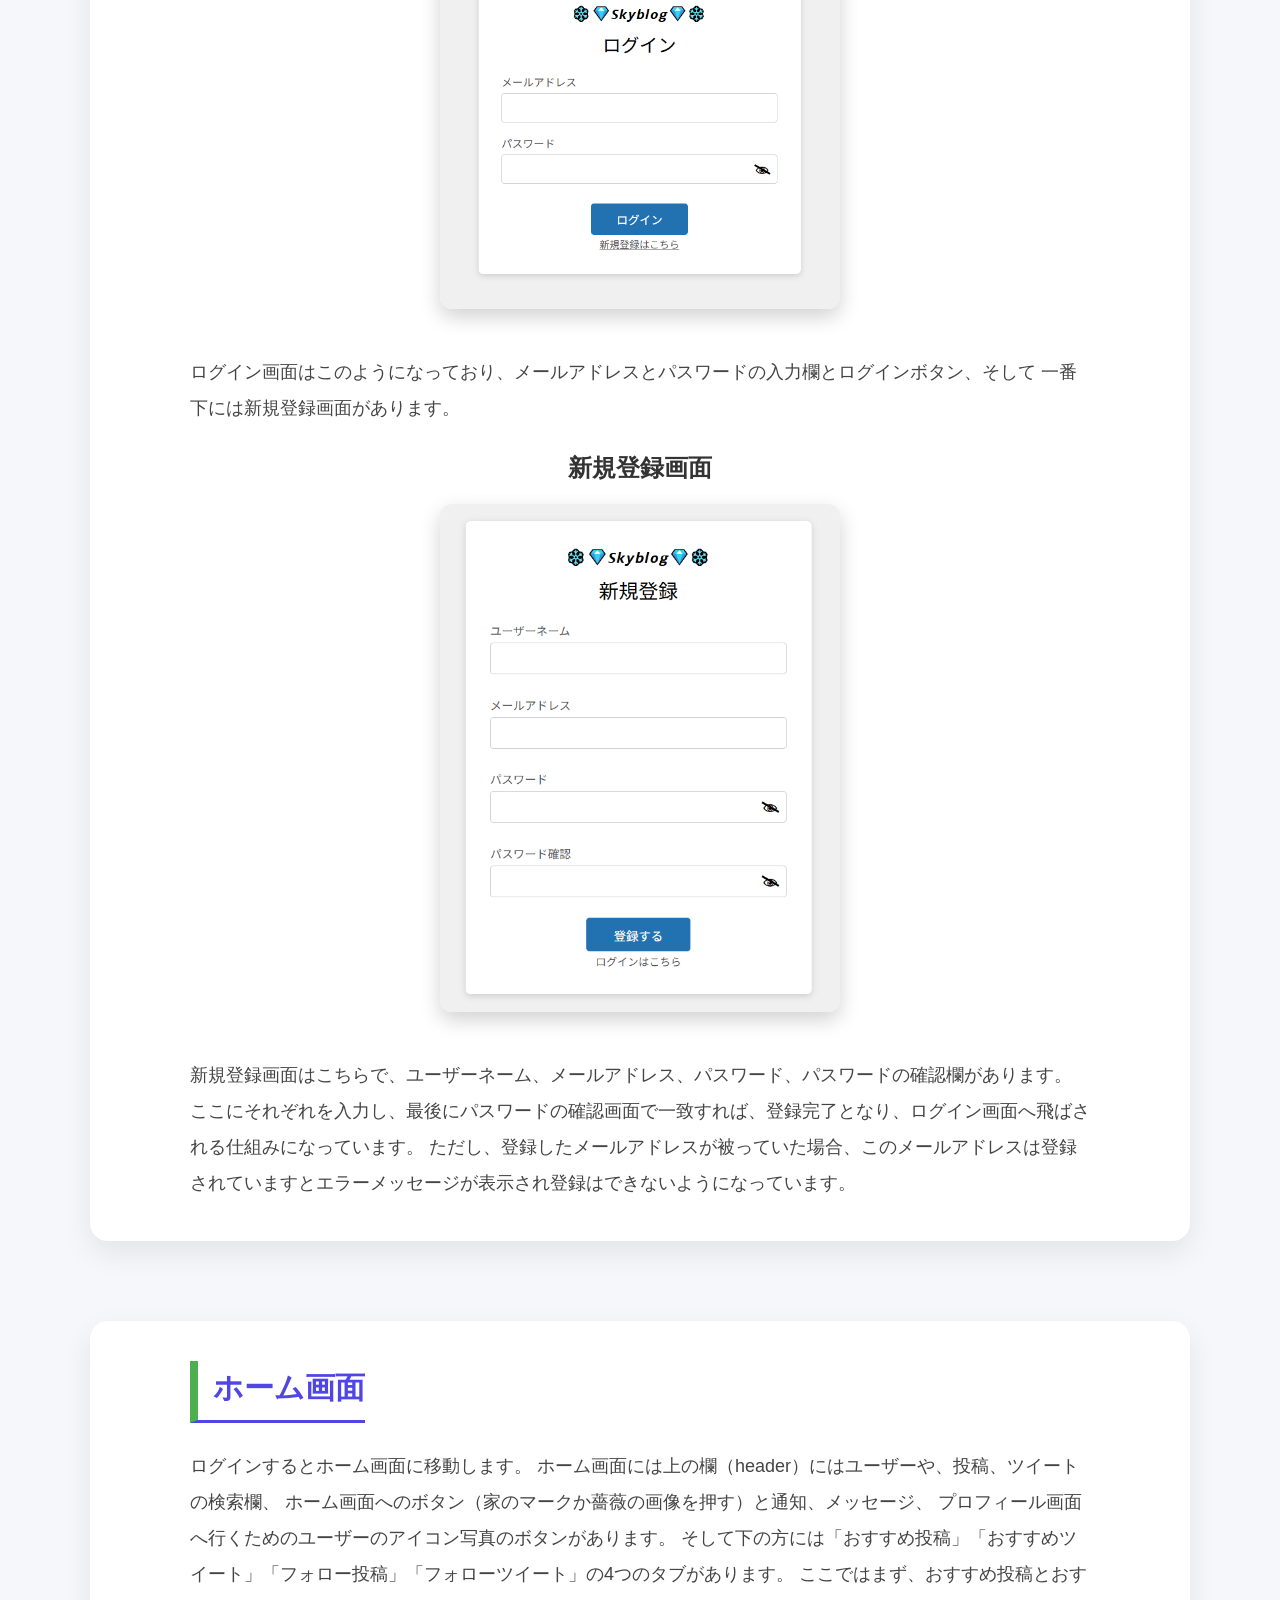
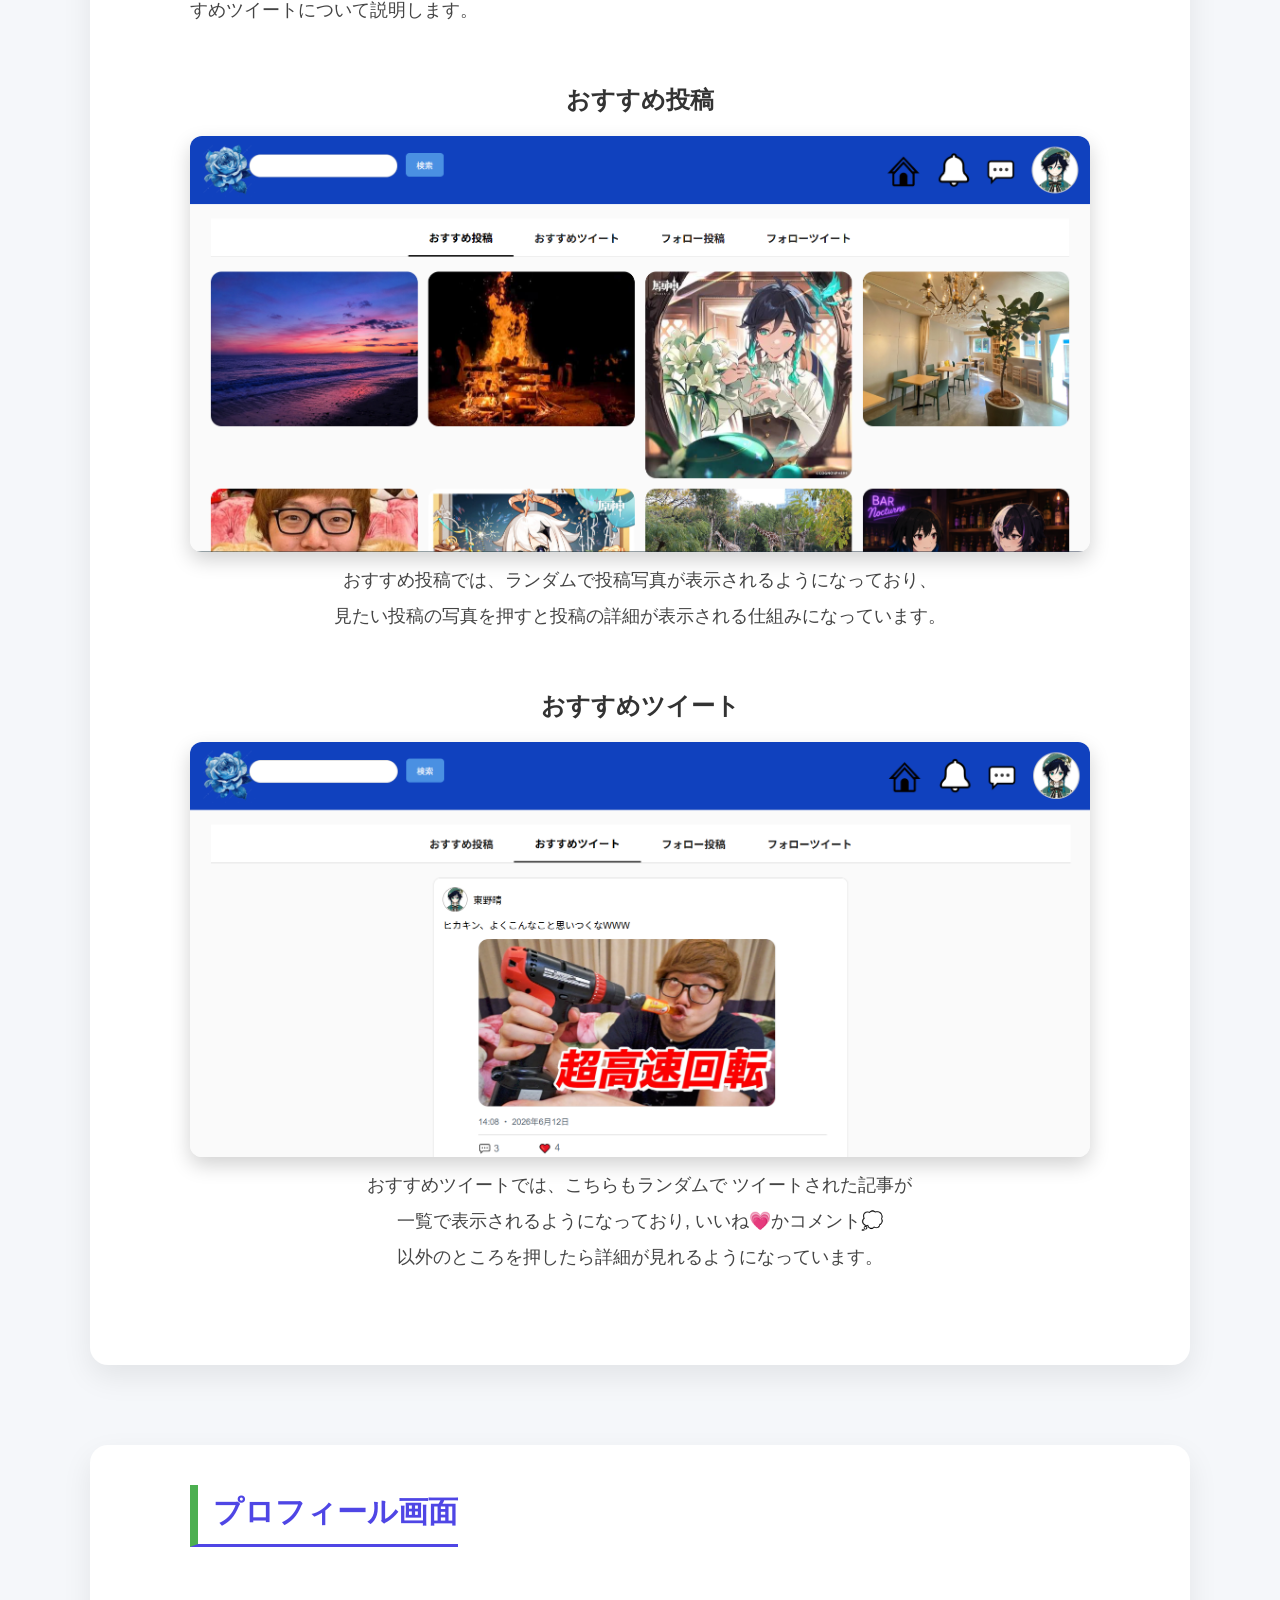
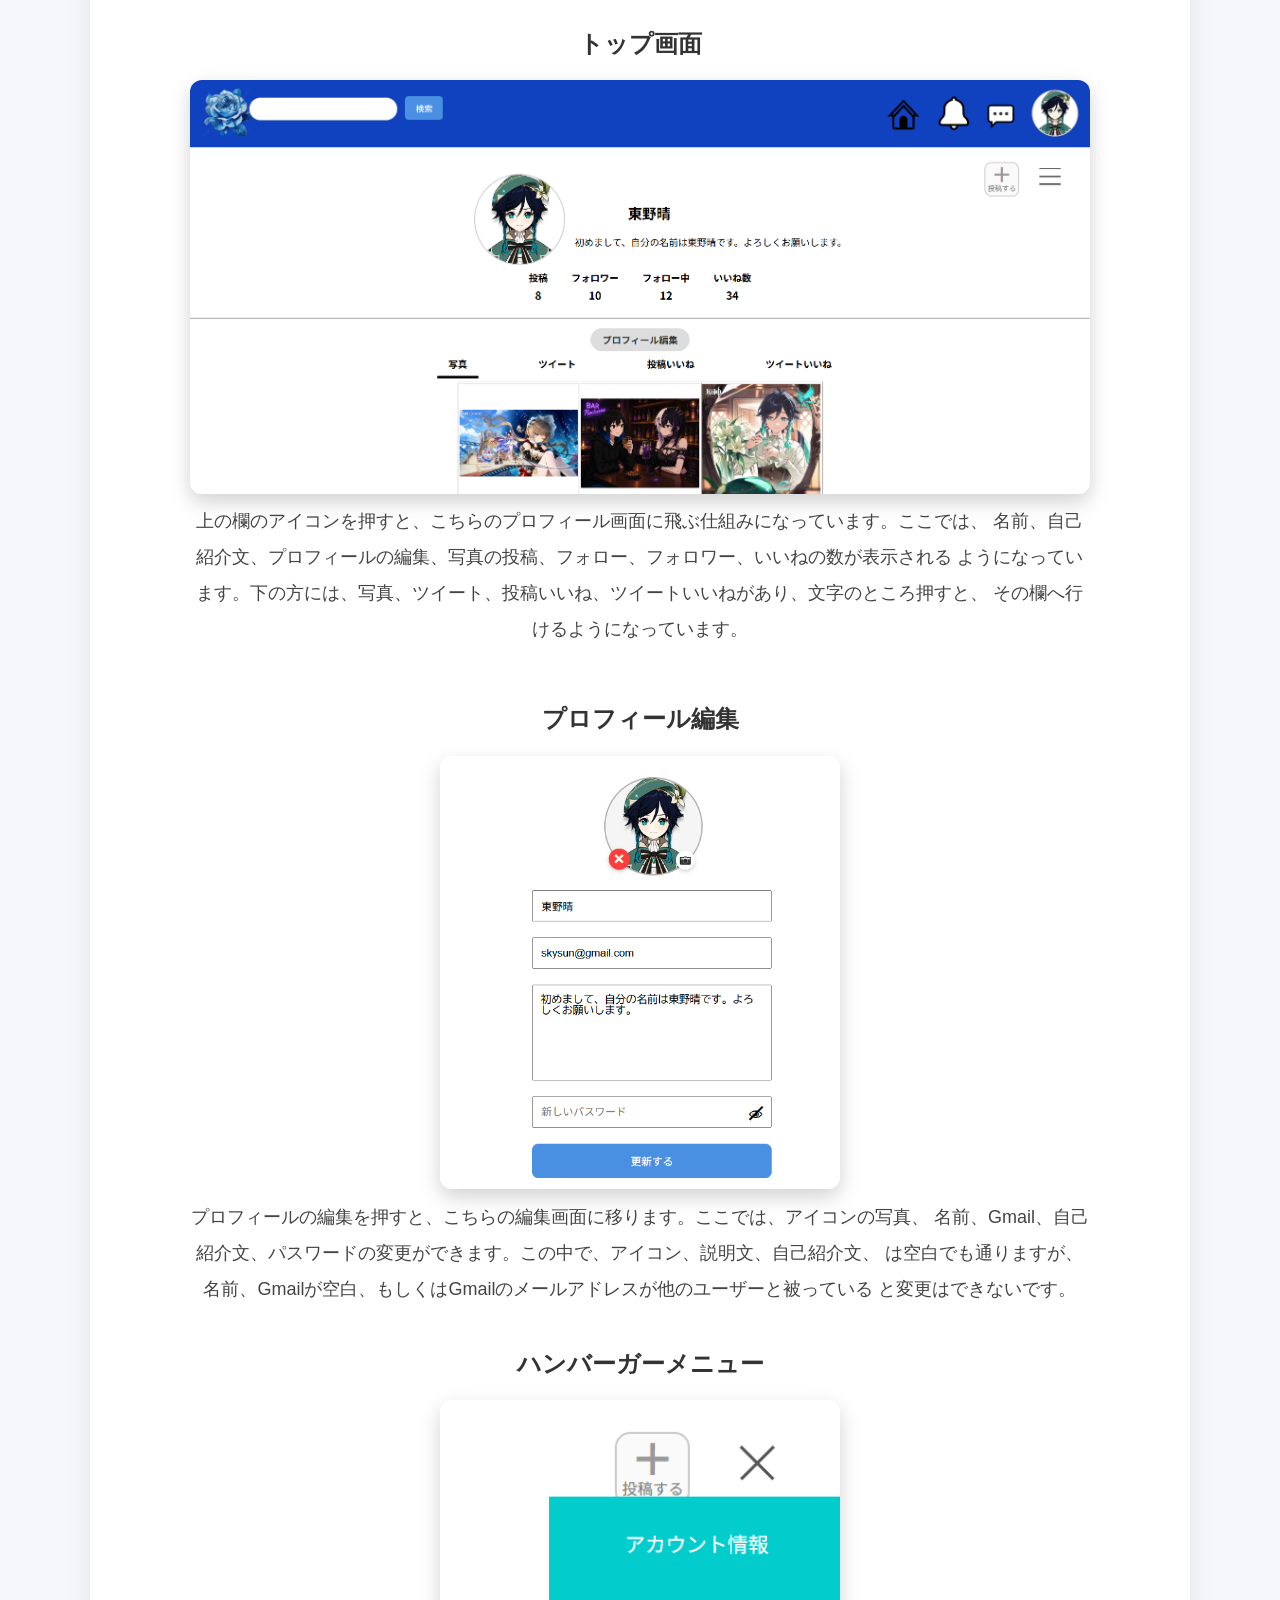
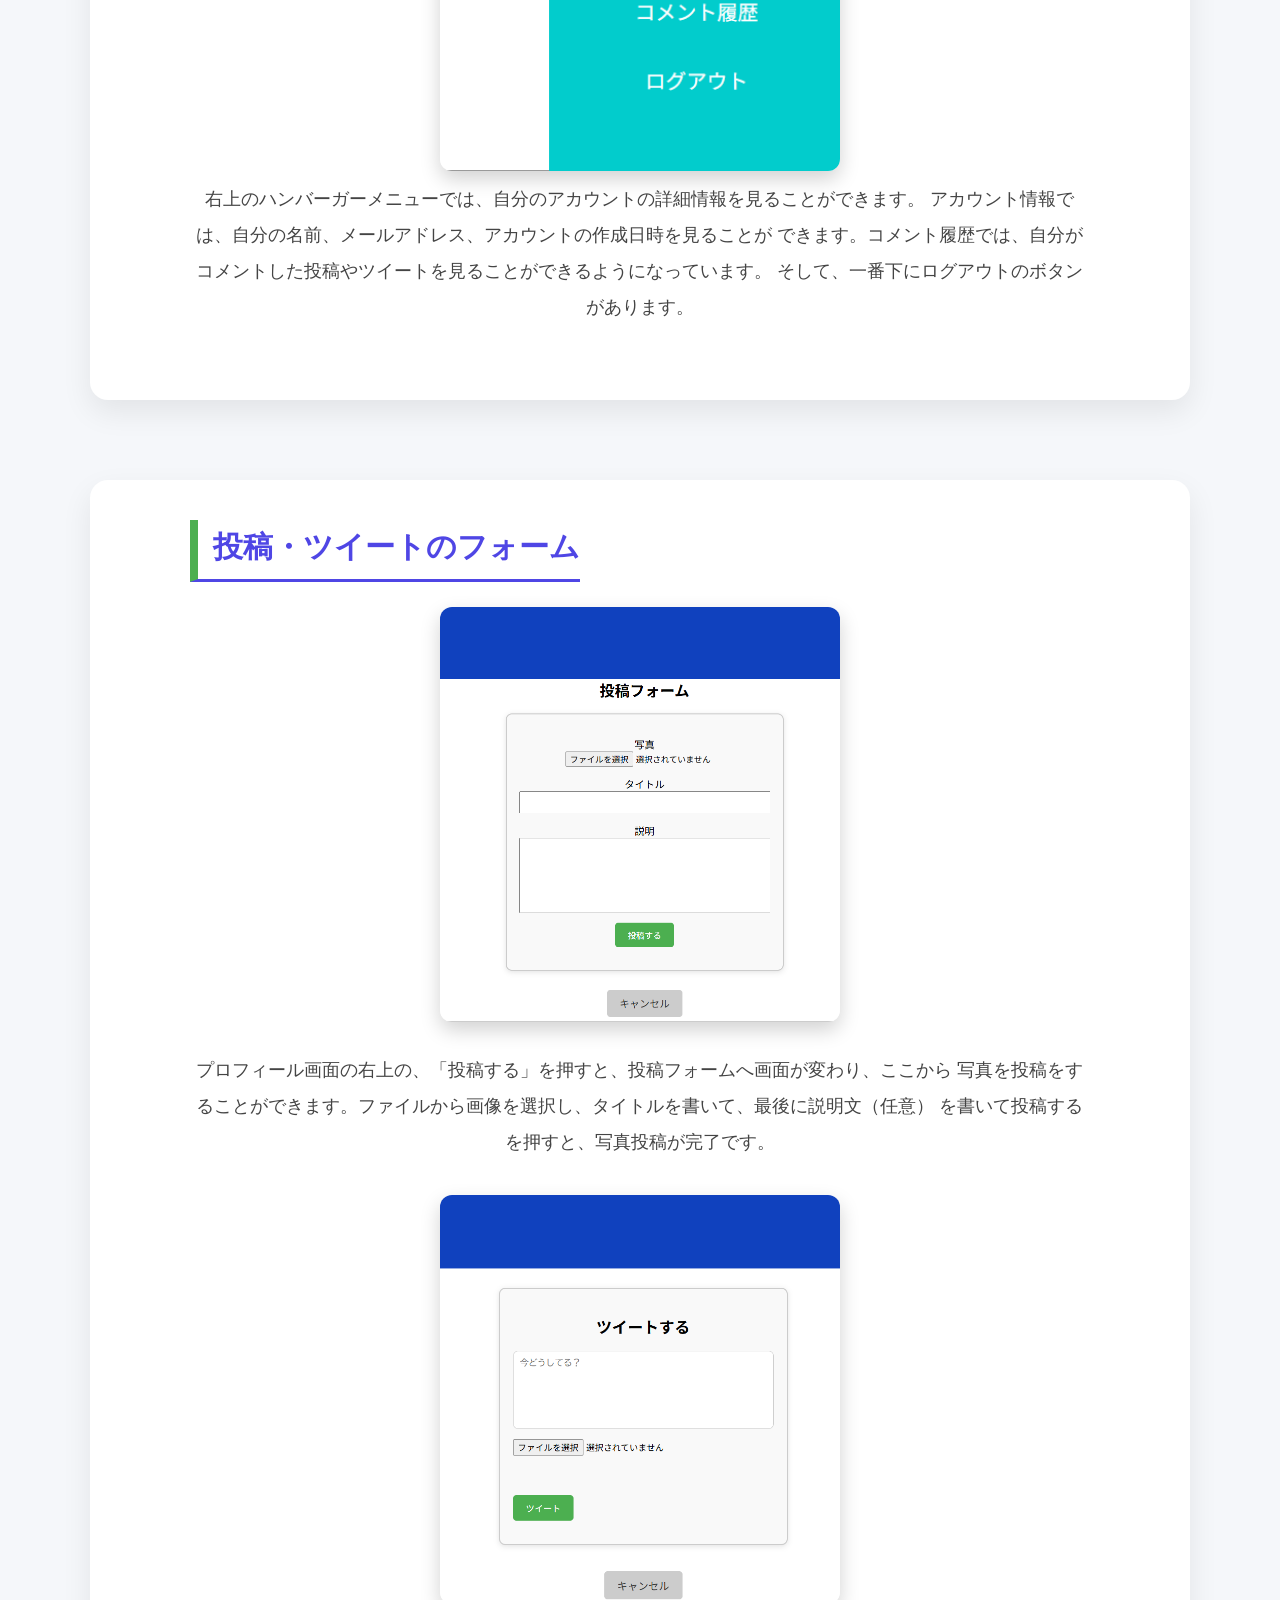
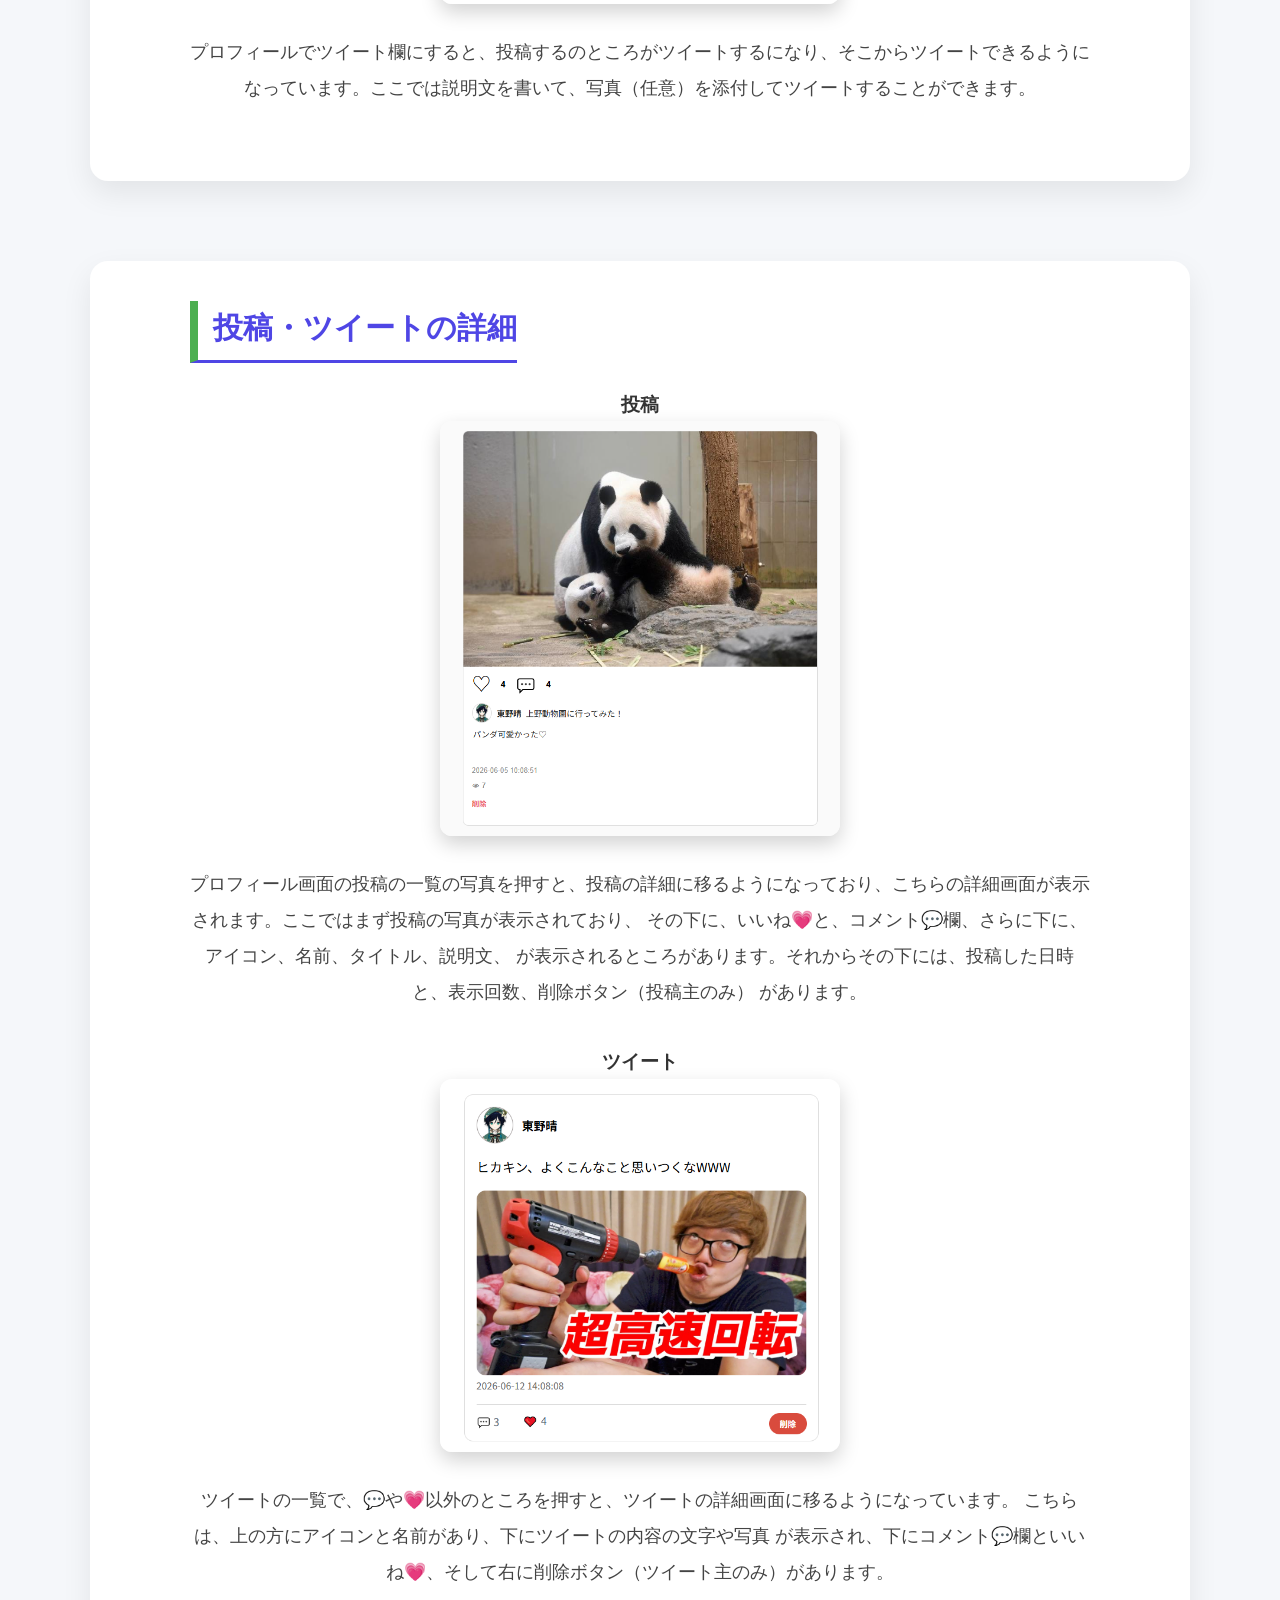
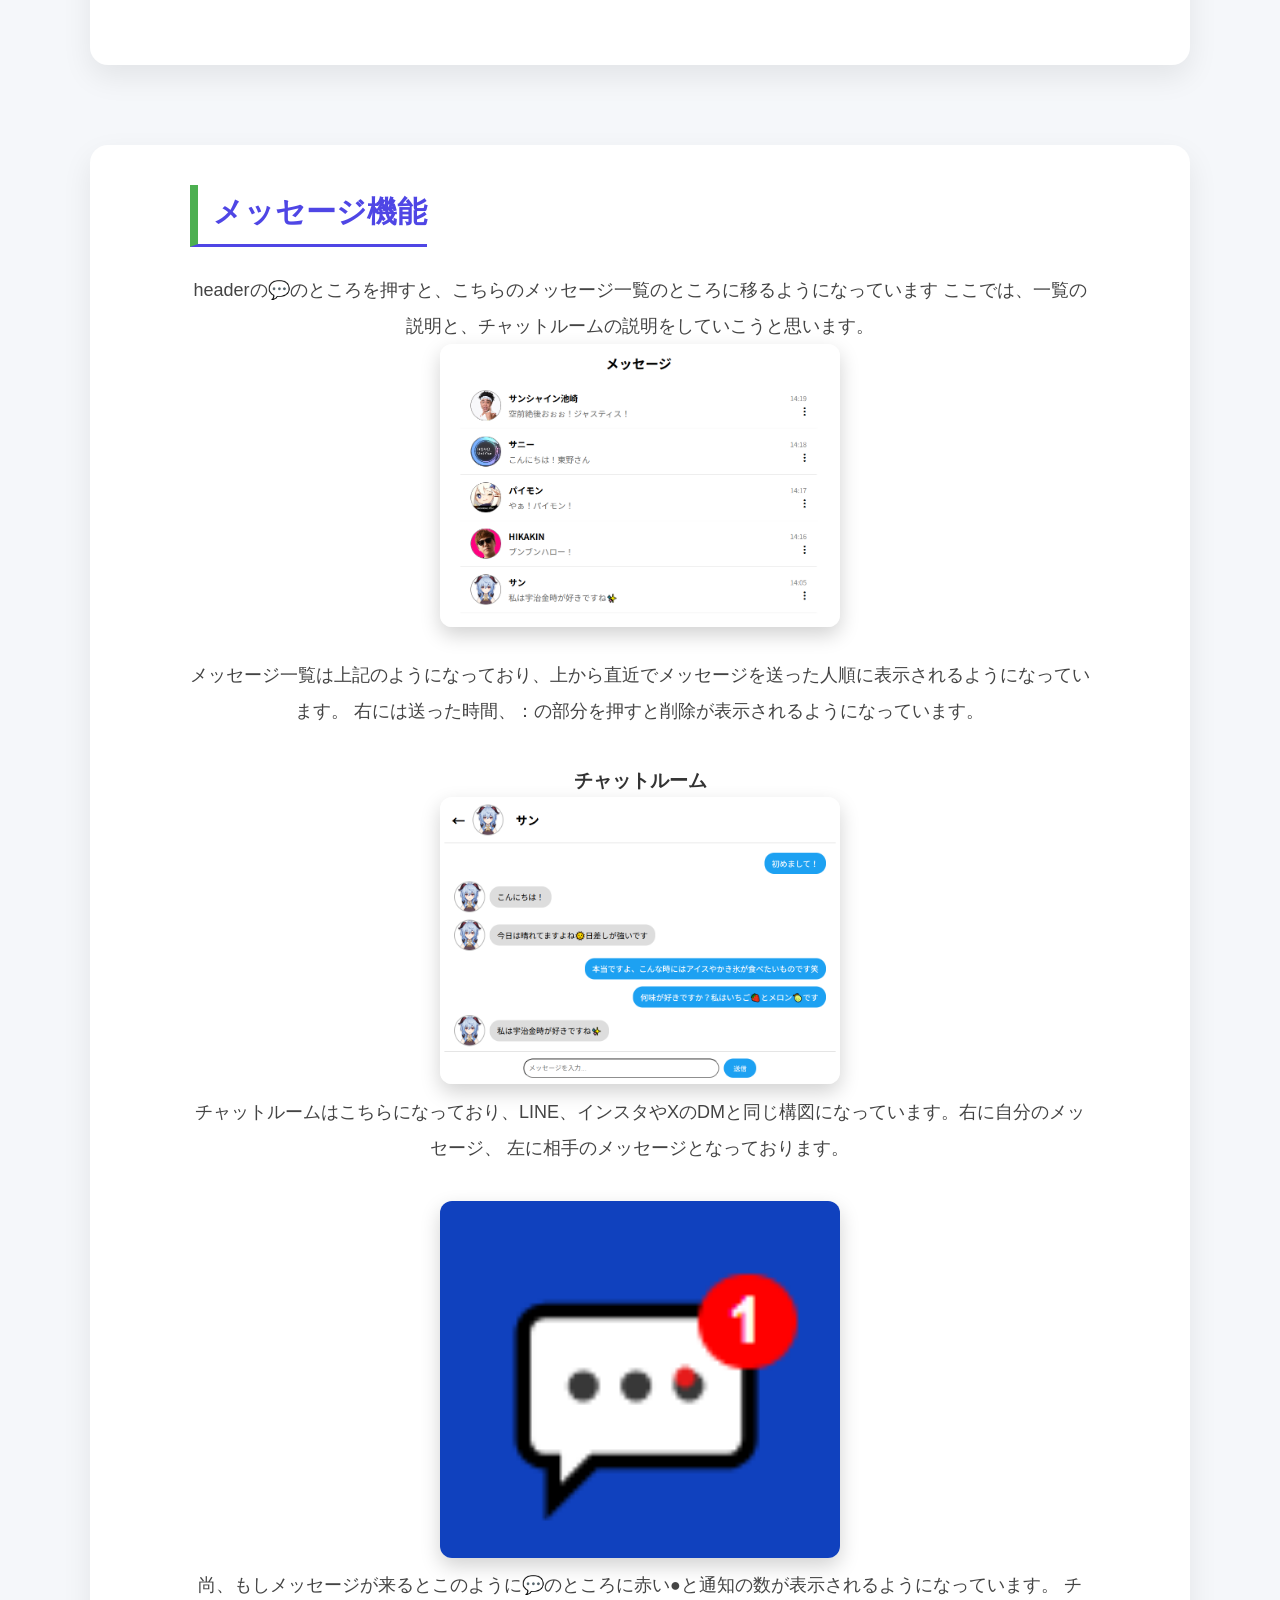
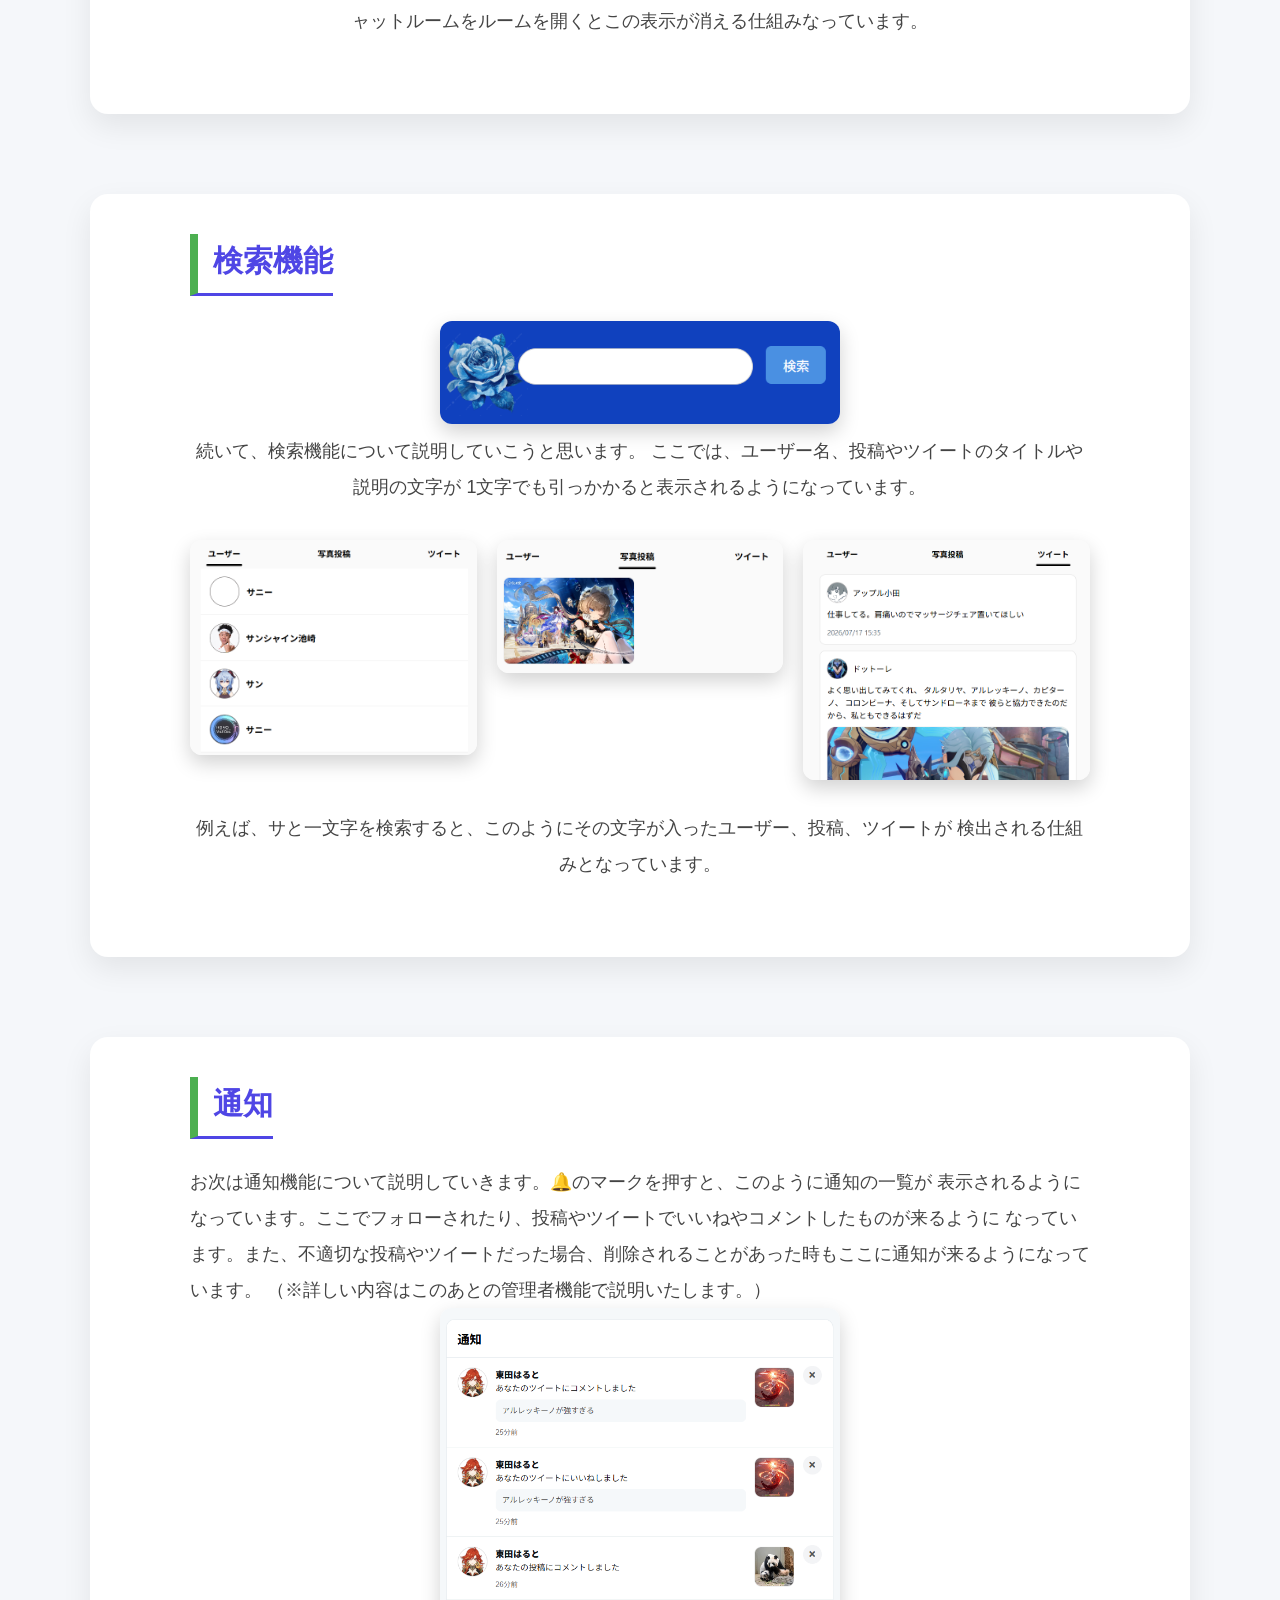
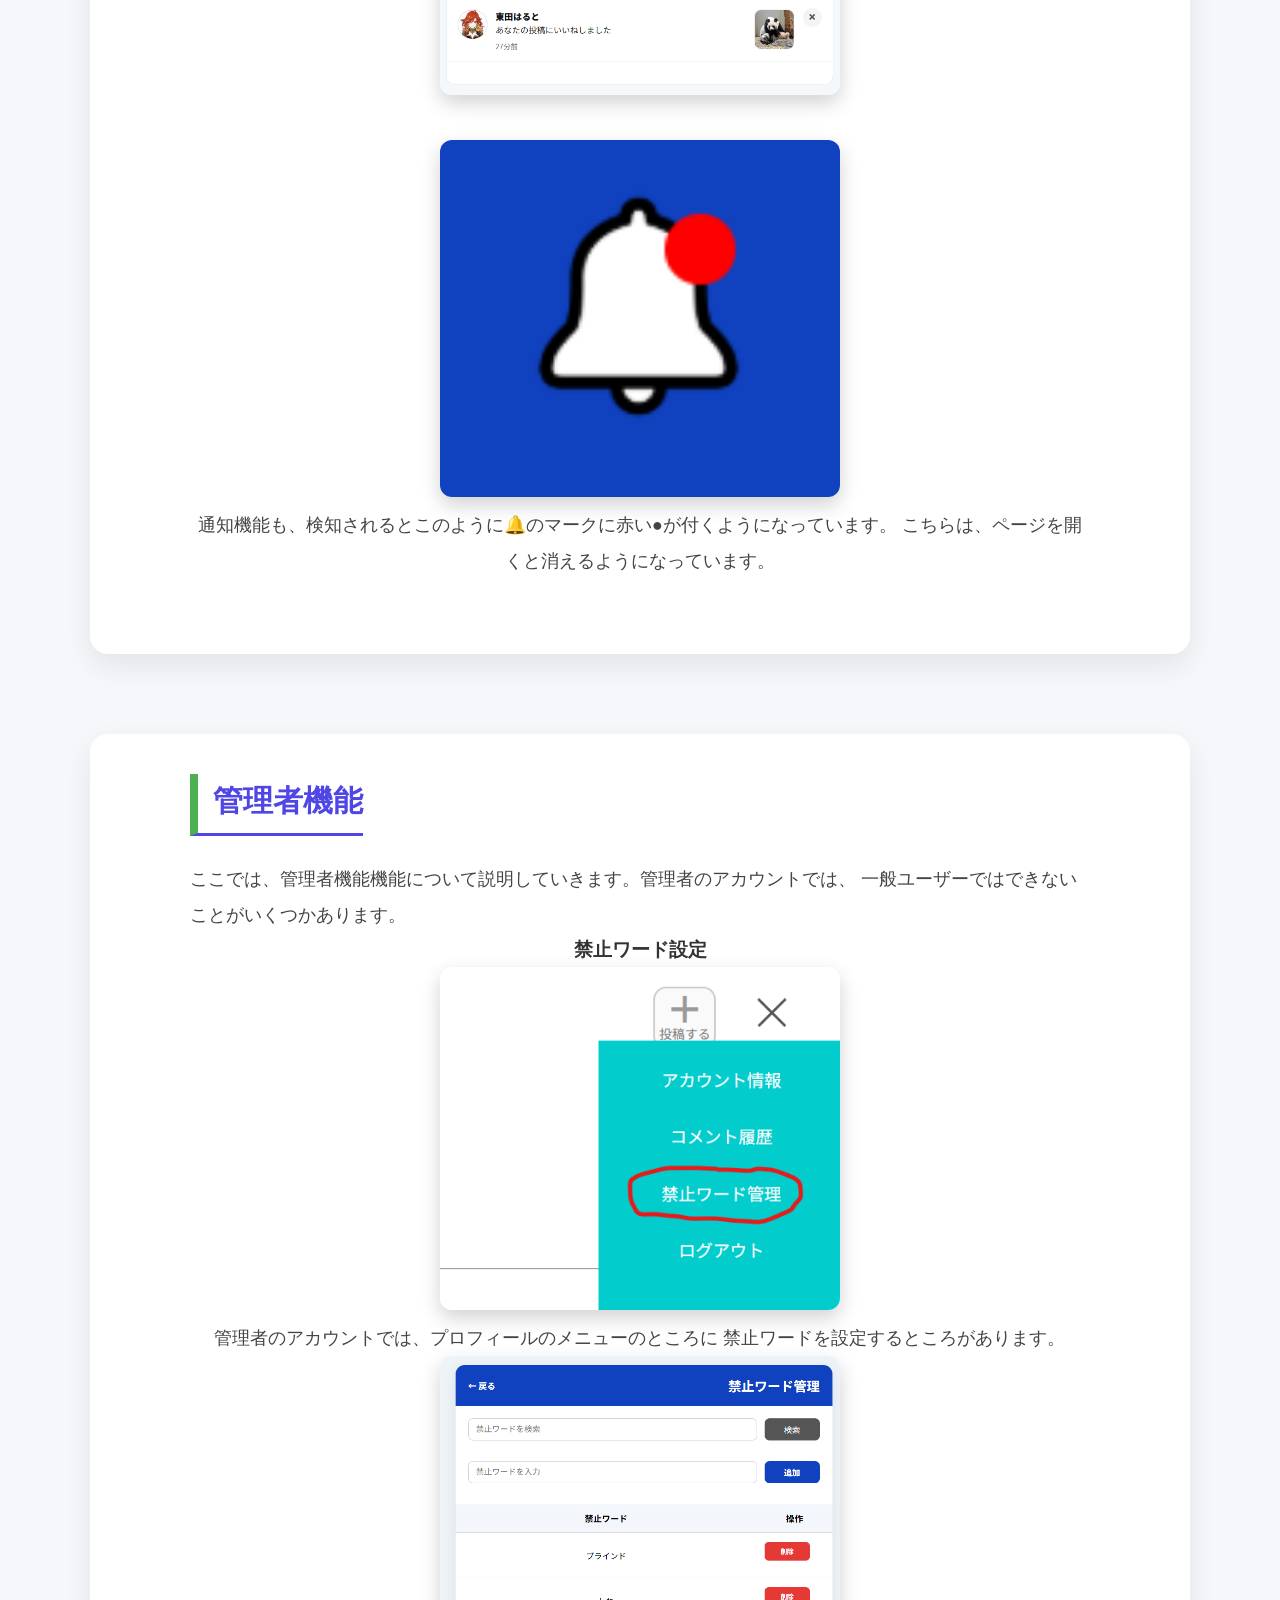
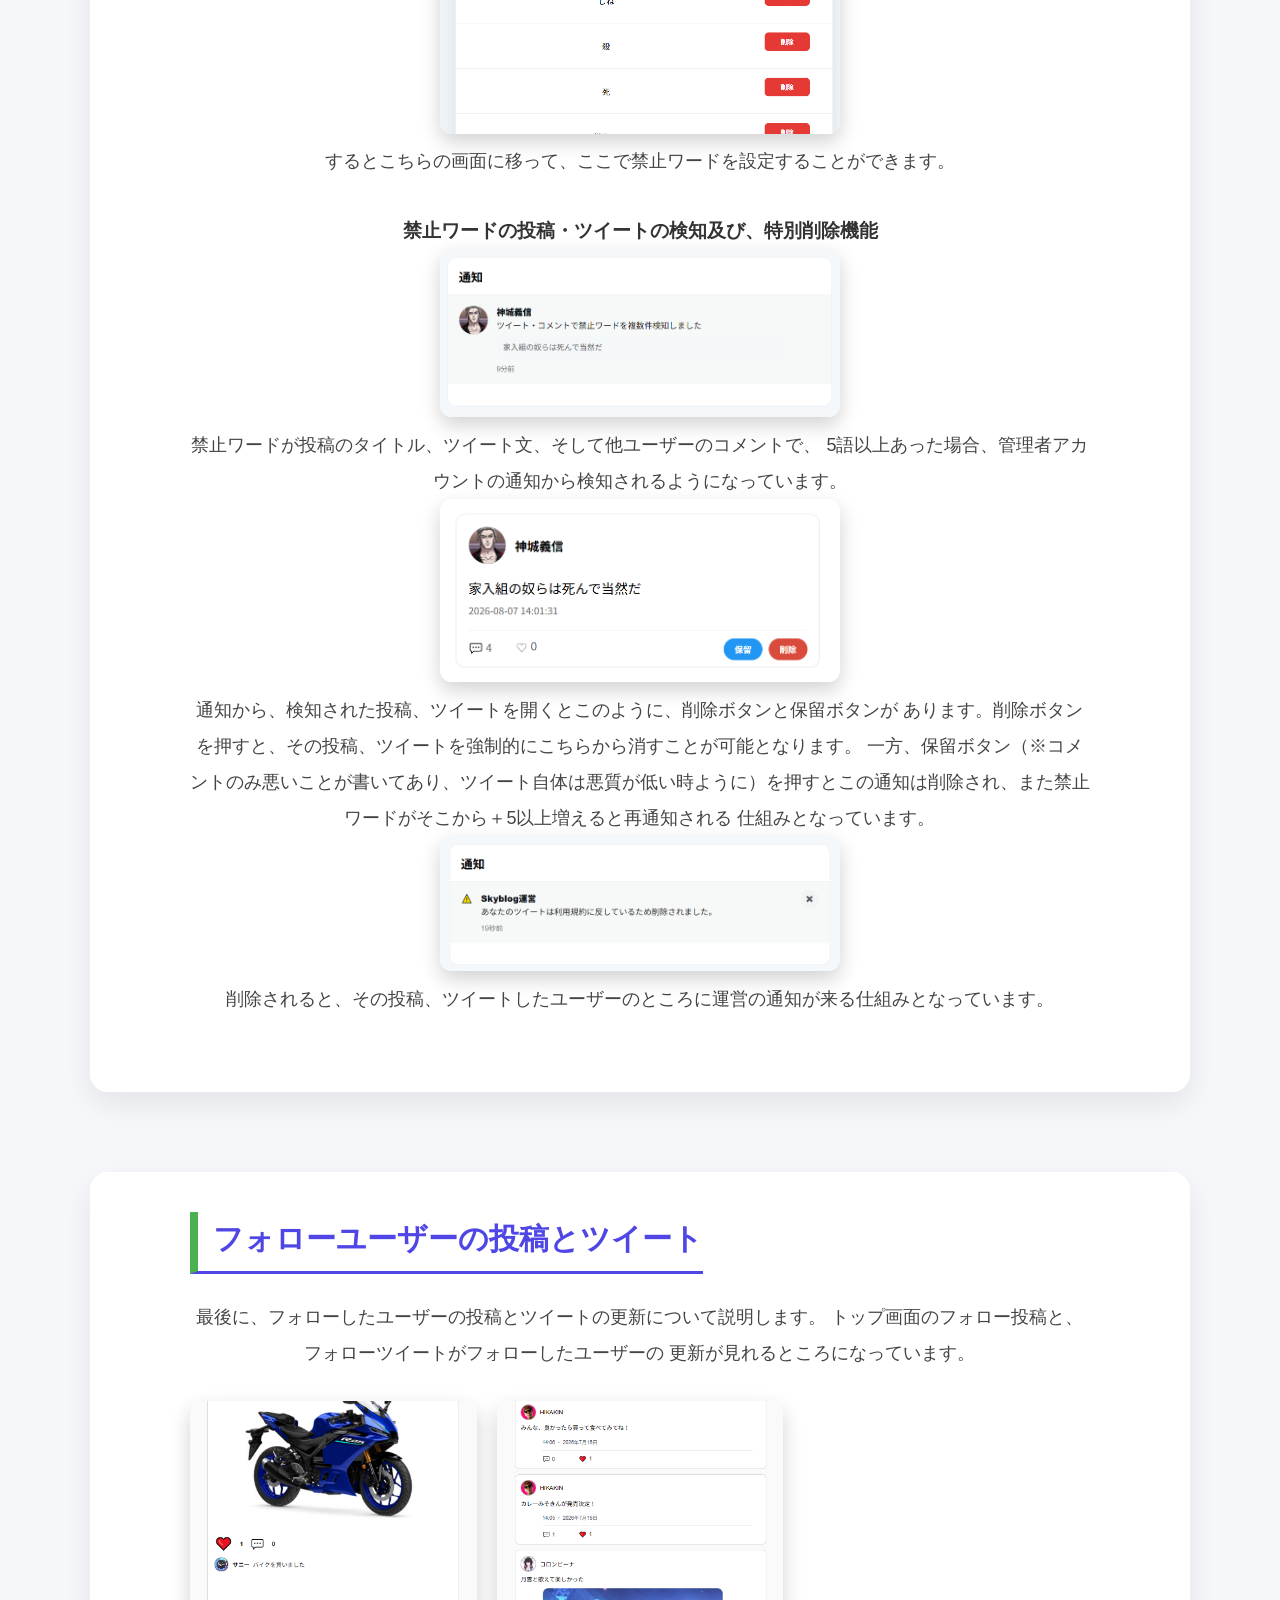
<file: portfolio/skyblog.html>
<!DOCTYPE html>
<html lang="ja">
<head>
    <meta charset="UTF-8">
    <meta name="viewport" content="width=device-width, initial-scale=1.0">
    <title>Document</title>
    <link rel="stylesheet" href="css/style.css">
    <link rel="stylesheet" href="css/skyblog.css">
</head>
<body>
        <header>
        <h1><a href="./index.html">Sky</a></h1>
        <p>Webエンジニア / プログラマー</p>

        <nav>
            <ul>
                <li><a href="./index.html#about">自己紹介</a></li>
                <li><a href="./index.html#skills">スキル</a></li>
                <li><a href="./index.html#license">取得資格</a></li>
                <li><a href="./index.html#training">経緯と訓練内容</a></li>
                <li><a href="./index.html#works">制作実績</a></li>
                <li><a href="./index.html#career">経歴</a></li>
                <li><a href="./index.html#contact">お問い合わせ</a></li>
            </ul>
        </nav>

    </header>

    <section class="work-section">
        <div class="description">

            <div class="image-box">
            <img src="img/skyblog/skyblog_index.png" alt="トップ画面">
            </div>

          <h2>サイトの説明と作ろうと思ったきっかけ</h2>
           <p>
           このサイトは、インスタみたいに写真投稿や、Xのように文字や画像を載せてツイートしたり、
           相手をフォローしてメッセージを送ったりすることができるブログサイトです。
           私は、インスタやX、tiktokなどのSNSを使うのが得意で好きなのですが、もし一体化したら、
           結構便利で面白そうだなと思ったので、そこでインスタとXが融合したブログサイトを作ろうと
           思い、今回Laravelを使って3か月を要してそれをやってみました。
           </p>  
        
        </div>
    </section>

    <section class="work-section">

        <div class="description">
            
        <h2>ログイン・新規登録</h2>

        <div class="image-box2">
        <figcaption>
            <h3>
            ログイン画面
            </h3>
            <img src="img/skyblog/login.png" alt="詳細画面">
        </figcaption>
        </div>

        <div class="description">
            <p>
            ログイン画面はこのようになっており、メールアドレスとパスワードの入力欄とログインボタン、そして
            一番下には新規登録画面があります。
            </p>
        </div>

        <div class="image-box2">
            <figcaption>
            <h3>新規登録画面</h3>
            <img src="img/skyblog/newuser.png" alt="詳細画面">
            </figcaption>
        </div>

        <div class="description">
            <p>
            新規登録画面はこちらで、ユーザーネーム、メールアドレス、パスワード、パスワードの確認欄があります。
            ここにそれぞれを入力し、最後にパスワードの確認画面で一致すれば、登録完了となり、ログイン画面へ飛ばされる仕組みになっています。
            ただし、登録したメールアドレスが被っていた場合、このメールアドレスは登録されていますとエラーメッセージが表示され登録はできないようになっています。            
            </p>
        </div>

    </section>

    <section class="work-section">

    <div class="description">

        <h2>ホーム画面</h2>

        <p>
            ログインするとホーム画面に移動します。
            ホーム画面には上の欄（header）にはユーザーや、投稿、ツイートの検索欄、
            ホーム画面へのボタン（家のマークか薔薇の画像を押す）と通知、メッセージ、
            プロフィール画面へ行くためのユーザーのアイコン写真のボタンがあります。
            そして下の方には「おすすめ投稿」「おすすめツイート」「フォロー投稿」「フォローツイート」の4つのタブがあります。
            ここではまず、おすすめ投稿とおすすめツイートについて説明します。
        </p>

        <!-- おすすめ投稿 -->
        <figure class="image-box">
            <figcaption>
                <h3>おすすめ投稿</h3>
            <img src="img/skyblog/skyblog_index.png" alt="おすすめ投稿">

                <p>
                    おすすめ投稿では、ランダムで投稿写真が表示されるようになっており、
                    <br>見たい投稿の写真を押すと投稿の詳細が表示される仕組みになっています。
                </p>
            </figcaption>
        </figure>

        <!-- おすすめツイート -->
        <figure class="image-box">
            <figcaption>
                <h3>おすすめツイート</h3>
            <img src="img/skyblog/home_tweet.png" alt="おすすめツイート">

                <p>
                おすすめツイートでは、こちらもランダムで
                ツイートされた記事が<br>一覧で表示されるようになっており,
                いいね💗かコメント💭<br>以外のところを押したら詳細が見れるようになっています。
                </p>
            </figcaption>
        </figure>

    </div>

</section>

<section class="work-section">
    <div class="description">

        <h2>プロフィール画面</h2>
    <figure class="image-box">
        <figcaption>
        <h3>トップ画面</h3>
        <img src="img/skyblog/profile.png">

            <p>
            上の欄のアイコンを押すと、こちらのプロフィール画面に飛ぶ仕組みになっています。ここでは、
            名前、自己紹介文、プロフィールの編集、写真の投稿、フォロー、フォロワー、いいねの数が表示される
            ようになっています。下の方には、写真、ツイート、投稿いいね、ツイートいいねがあり、文字のところ押すと、
            その欄へ行けるようになっています。
            </p>
        </figcaption>
    </figure>

    
    <figure class="image-box2">
        <figcaption>
        <h3>プロフィール編集</h3>
        <img src="img/skyblog/profile_edit.png">
        <p>
        プロフィールの編集を押すと、こちらの編集画面に移ります。ここでは、アイコンの写真、
        名前、Gmail、自己紹介文、パスワードの変更ができます。この中で、アイコン、説明文、自己紹介文、
        は空白でも通りますが、名前、Gmailが空白、もしくはGmailのメールアドレスが他のユーザーと被っている
        と変更はできないです。
        </p>
        </figcaption>
    </figure>

    <figure class="image-box2">
        <figcaption>
        <h3>ハンバーガーメニュー</h3>
        <img src="img/skyblog/hamburger.png">
        <p>
        右上のハンバーガーメニューでは、自分のアカウントの詳細情報を見ることができます。
        アカウント情報では、自分の名前、メールアドレス、アカウントの作成日時を見ることが
        できます。コメント履歴では、自分がコメントした投稿やツイートを見ることができるようになっています。
        そして、一番下にログアウトのボタンがあります。
        </p>
        </figcaption>
    </figure>

    </div>
</section>

<section class="work-section">
    <div class="description">
        <h2>投稿・ツイートのフォーム</h2>
        <figure class="image-box2">
            <img  src="img/skyblog/postfoam.png">
            <figcaption>
                <p>
                プロフィール画面の右上の、「投稿する」を押すと、投稿フォームへ画面が変わり、ここから
                写真を投稿をすることができます。ファイルから画像を選択し、タイトルを書いて、最後に説明文（任意）
                を書いて投稿するを押すと、写真投稿が完了です。
                </p>
            </figcaption>
        </figure>

        <figure class="image-box2">
            <img  src="img/skyblog/tweetfoam.png">
            <figcaption>
                <p>
                プロフィールでツイート欄にすると、投稿するのところがツイートするになり、そこからツイートできるように
                なっています。ここでは説明文を書いて、写真（任意）を添付してツイートすることができます。
                </p>
            </figcaption>
        </figure>
    </div>
</section>

<section class="work-section">
    <div class="description">
        <h2>投稿・ツイートの詳細</h2>
        <figure class="image-box2">
        <h3>投稿</h3>
            <img  src="img/skyblog/post.png">
            <figcaption>
                <p>
                プロフィール画面の投稿の一覧の写真を押すと、投稿の詳細に移るようになっており、こちらの詳細画面が表示されます。ここではまず投稿の写真が表示されており、
                その下に、いいね💗と、コメント💬欄、さらに下に、アイコン、名前、タイトル、説明文、
                が表示されるところがあります。それからその下には、投稿した日時と、表示回数、削除ボタン（投稿主のみ）
                があります。
                </p>
            </figcaption>
        </figure>

        <figure class="image-box2">
        <h3>ツイート</h3>
            <img  src="img/skyblog/tweet.png">
            <figcaption>
            <p>
            ツイートの一覧で、💬や💗以外のところを押すと、ツイートの詳細画面に移るようになっています。
            こちらは、上の方にアイコンと名前があり、下にツイートの内容の文字や写真
            が表示され、下にコメント💬欄といいね💗、そして右に削除ボタン（ツイート主のみ）があります。
            </p>
            </figcaption>
        </figure>
    </div>
</section>

<section class="work-section">
    <div class="description">
        <h2>メッセージ機能</h2>
        <figure class="image-box2">
            <p>
            headerの💬のところを押すと、こちらのメッセージ一覧のところに移るようになっています
            ここでは、一覧の説明と、チャットルームの説明をしていこうと思います。
            </p>
            <img src="img/skyblog/chat.png">
            <figcaption>
                <p>
                メッセージ一覧は上記のようになっており、上から直近でメッセージを送った人順に表示されるようになっています。
                右には送った時間、：の部分を押すと削除が表示されるようになっています。
                </p>
            </figcaption>
        </figure>
        <figure class="image-box2">
            <h3>チャットルーム</h3>
            <img src="img/skyblog/chatroom.png">
            <p>
            チャットルームはこちらになっており、LINE、インスタやXのDMと同じ構図になっています。右に自分のメッセージ、
            左に相手のメッセージとなっております。
            </p>
        </figure>
        <figure class="image-box2">
            <img src="img/skyblog/chat2.png">
            <p>
            尚、もしメッセージが来るとこのように💬のところに赤い●と通知の数が表示されるようになっています。
            チャットルームをルームを開くとこの表示が消える仕組みなっています。
            </p> 
        </figure>
    </div>
</section>

<section class="work-section">
    <div class="description">
        <h2>検索機能</h2>
        <figure class="image-box2">
        <img src="img/skyblog/search.png">
        <p>
        続いて、検索機能について説明していこうと思います。
        ここでは、ユーザー名、投稿やツイートのタイトルや説明の文字が
        1文字でも引っかかると表示されるようになっています。
        </p>
        </figure>
        <figure class="image-box3">
          <img src="img/skyblog/searchuser.png">
          <img src="img/skyblog/searchpost.png">
          <img src="img/skyblog/searchtweet.png">
        </figure>
        <figure class="image-box2">
          <p>
            例えば、サと一文字を検索すると、このようにその文字が入ったユーザー、投稿、ツイートが
            検出される仕組みとなっています。
          </p>
          </figure>
    </div>
</section>

<section class="work-section">
    <div class="description">
        <h2>通知</h2>
        <p>
        お次は通知機能について説明していきます。🔔のマークを押すと、このように通知の一覧が
        表示されるようになっています。ここでフォローされたり、投稿やツイートでいいねやコメントしたものが来るように
        なっています。また、不適切な投稿やツイートだった場合、削除されることがあった時もここに通知が来るようになっています。
        （※詳しい内容はこのあとの管理者機能で説明いたします。）
        </p>
        <figure class="image-box2">
            <img src="img/skyblog/tuchi2.png">
        </figure>
        <figure class="image-box2">
            <img src="img/skyblog/tuchi.png">
            <p>
            通知機能も、検知されるとこのように🔔のマークに赤い●が付くようになっています。
            こちらは、ページを開くと消えるようになっています。
            </p>
        </figure>
    </div>
</section>

<section class="work-section">
    <div class="description">
        <h2>管理者機能</h2>
        <p>
        ここでは、管理者機能機能について説明していきます。管理者のアカウントでは、
        一般ユーザーではできないことがいくつかあります。
        </p>
        <figure class="image-box2">
            <h3>禁止ワード設定</h3>
            <img src="img/skyblog/noword.png">
        <p>
        管理者のアカウントでは、プロフィールのメニューのところに
        禁止ワードを設定するところがあります。
        </p>
        <img src="img/skyblog/noword2.png">
        <p>
        するとこちらの画面に移って、ここで禁止ワードを設定することができます。
        </p>
    </figure>
    <figure class="image-box2">
        <h3>禁止ワードの投稿・ツイートの検知及び、特別削除機能</h3>
        <img src="img/skyblog/noword3.png">
        <p>
        禁止ワードが投稿のタイトル、ツイート文、そして他ユーザーのコメントで、
        5語以上あった場合、管理者アカウントの通知から検知されるようになっています。
        </p>
        <img src="img/skyblog/noword4.png">
        <p>
        通知から、検知された投稿、ツイートを開くとこのように、削除ボタンと保留ボタンが
        あります。削除ボタンを押すと、その投稿、ツイートを強制的にこちらから消すことが可能となります。
        一方、保留ボタン（※コメントのみ悪いことが書いてあり、ツイート自体は悪質が低い時ように）を押すとこの通知は削除され、また禁止ワードがそこから＋5以上増えると再通知される
        仕組みとなっています。
        </p>
        <img src="img/skyblog/noword5.png">
        <p>
        削除されると、その投稿、ツイートしたユーザーのところに運営の通知が来る仕組みとなっています。
        </p>
    </figure>
    </div>
</section>

<section class="work-section">
    <div class="description">
        <h2>フォローユーザーの投稿とツイート</h2>
        <figure class="image-box2">
            <p>
            最後に、フォローしたユーザーの投稿とツイートの更新について説明します。
            トップ画面のフォロー投稿と、フォローツイートがフォローしたユーザーの
            更新が見れるところになっています。
            </p>
            <figure class="image-box3">
                <img src="img/skyblog/followpost.png">
                <img src="img/skyblog/followtweet.png">
            </figure>
            <p>
            こうように、投稿もツイートも両方、フォローしたユーザーの直近の
            投稿した写真や、ツイートした記事を見ることができるようになっています。
            </p>
        </figure>
    </div>
</section>

</body>
</html>
</file>
<file: portfolio/css/style.css>
/* リセット */
* {
    margin: 0;
    padding: 0;
    box-sizing: border-box;
}

/* 全体設定 */
body {
    font-family: "Yu Gothic", "Hiragino Sans", sans-serif;
    line-height: 1.8;
    background-color: #f5f7fa;
    color: #333;
}

/* ヘッダー */
header {
    background: linear-gradient(135deg, #4f46e5, #6366f1);
    color: white;
    text-align: center;
    padding: 80px 20px;
}

header h1 {
    font-size: 3rem;
    margin-bottom: 10px;
}

header h1 a {
    color: white;
    text-decoration: none;
}

header p {
    font-size: 1.2rem;
    opacity: 0.9;
}

/* ナビゲーション */
nav {
    margin-top: 30px;
}

nav ul {
    list-style: none;
    display: flex;
    justify-content: center;
    gap: 25px;
    flex-wrap: wrap;
}

nav a {
    color: white;
    text-decoration: none;
    font-weight: bold;
    transition: 0.3s;
}

nav a:hover {
    color: #dbeafe;
}

/* メイン */
main {
    max-width: 1000px;
    margin: 50px auto;
    padding: 0 20px;
}

/* セクション */
section {
    background-color: white;
    padding: 40px;
    margin-bottom: 30px;
    border-radius: 15px;
    box-shadow: 0 5px 15px rgba(0,0,0,0.08);
}

section h2 {
    margin-bottom: 20px;
    color: #4f46e5;
    border-bottom: 3px solid #4f46e5;
    display: inline-block;
    padding-bottom: 5px;
}

/* スキル */
#skills ul {
    list-style: none;
    display: flex;
    flex-wrap: wrap;
    gap: 15px;
}

#skills li {
    background-color: #eef2ff;
    color: #4f46e5;
    padding: 10px 20px;
    border-radius: 999px;
    font-weight: bold;
}

/* 取得資格 */
#license ul {
    list-style: none;
    display: flex;
    flex-wrap: wrap;
    gap: 15px;
}

#license li {
    background-color: #eef2ff;
    color: #4f46e5;
    padding: 10px 20px;
    border-radius: 999px;
    font-weight: bold;
}

/* 実績カード */
#works article {
    background-color: #f8fafc;
    padding: 20px;
    margin-top: 15px;
    border-left: 5px solid #4f46e5;
    border-radius: 10px;
    transition: 0.3s;
}

#works article:hover {
    transform: translateY(-5px);
    box-shadow: 0 5px 15px rgba(0,0,0,0.1);
}

#works a {
    text-decoration: none;
    color: inherit;
}

#works h3 {
    margin-bottom: 10px;
}

/* 経歴 */
#career ul {
    padding-left: 20px;
}

/* お問い合わせ */
#contact p {
    margin-bottom: 10px;
}

/* フッター */
footer {
    text-align: center;
    padding: 30px;
    background-color: #1e293b;
    color: white;
}

/* スマホ対応 */
@media (max-width: 768px) {

    header h1 {
        font-size: 2rem;
    }

    nav ul {
        flex-direction: column;
        gap: 10px;
    }

    section {
        padding: 25px;
    }

    #skills ul {
        justify-content: center;
    }
}
</file>
<file: portfolio/css/career.css>
body {
    background-color: #f5f7fa;
    font-family: "Yu Gothic", sans-serif;
    color: #333;
}

/* 経歴ページ */
.career {
    max-width: 900px;
    margin: 60px auto;
    padding: 20px;
}

.career h1 {
    text-align: center;
    font-size: 2.5rem;
    color: #4f46e5;
    margin-bottom: 50px;
    position: relative;
}

.career h1::after {
    content: "";
    width: 80px;
    height: 4px;
    background-color: #4f46e5;
    position: absolute;
    left: 50%;
    bottom: -15px;
    transform: translateX(-50%);
}

/* タイムライン */
.career-item {
    position: relative;
    background: #ffffff;
    margin-bottom: 30px;
    padding: 25px 30px;
    border-radius: 15px;
    box-shadow: 0 5px 15px rgba(0, 0, 0, 0.08);
    border-left: 6px solid #4f46e5;
    transition: all 0.3s ease;
}

.career-item:hover {
    transform: translateY(-5px);
    box-shadow: 0 10px 25px rgba(0, 0, 0, 0.15);
}

.career-item h2 {
    color: #4f46e5;
    font-size: 1.2rem;
    margin-bottom: 10px;
}

.career-item p {
    color: #555;
    font-size: 1rem;
    line-height: 1.8;
}

/* スマホ対応 */
@media (max-width: 768px) {
    .career {
        margin: 40px auto;
        padding: 15px;
    }

    .career h1 {
        font-size: 2rem;
    }

    .career-item {
        padding: 20px;
    }

    .career-item h2 {
        font-size: 1rem;
    }

    .career-item p {
        font-size: 0.95rem;
    }
}
</file>
<file: portfolio/css/genshin.css>
body{
    background:#f5f7fa;
}

/* 各作品 */
.work-section{

    max-width:1100px;

    margin:80px auto;

    background:#fff;

    border-radius:18px;

    padding:40px;

    box-shadow:0 12px 30px rgba(0,0,0,.08);

}

/* 画像 */

.image-box{

    text-align:center;

    margin-bottom:35px;



}

.image-box img{

    width:100%;

    max-width:800px;

    border-radius:12px;

    box-shadow:0 8px 20px rgba(0,0,0,.18);

}

.image-box2{

    text-align:center;

    margin-bottom:35px;



}

.image-box2 img{

    width:100%;

    max-width:500px;

    border-radius:12px;

    box-shadow:0 8px 20px rgba(0,0,0,.18);

}

/* 説明 */

.description{

    max-width:900px;

    margin:auto;

}

.description h2{

    border-left:8px solid #4CAF50;

    padding-left:15px;

    margin-bottom:25px;

    font-size:30px;

}

.description p{

    line-height:2;

    font-size:18px;

    color:#444;

    margin-bottom:18px;

}

/* カート画像 */

.cart-images{

    display:flex;

    justify-content:center;

    gap:40px;

    flex-wrap:wrap;

    margin-bottom:35px;

}

.cart-images figure{

    text-align:center;

}

.cart-images img{

    width:420px;

    border-radius:12px;

    box-shadow:0 8px 20px rgba(0,0,0,.15);

    transition:.3s;

}


figcaption{

    margin-top:12px;

    color:#666;

    font-size:15px;

}

.feature-block{

    margin:60px 0;

    padding:35px;

    background:#fafafa;

    border-radius:15px;

    box-shadow:0 6px 18px rgba(0,0,0,.08);

}

.feature-block h3{

    margin-bottom:25px;

    font-size:24px;

    color:#333;

    border-left:6px solid #4CAF50;

    padding-left:12px;

}

.feature-text{

    margin-top:25px;

    font-size:17px;

    line-height:2;

    color:#555;

}

.feature-block .image-box{

    text-align:center;

}

.feature-block .image-box img{

    width:100%;

    max-width:400px;

    border-radius:12px;

    box-shadow:0 10px 25px rgba(0,0,0,.15);

    transition:.3s;

}

.feature-row{

    display:flex;

    align-items:center;

    justify-content:space-between;

    gap:50px;

    margin-top:30px;

}

.feature-text{

    flex:1;

    font-size:18px;

    line-height:2;

    color:#555;

}

.feature-image{

    flex:0 0 380px;

    text-align:center;

}

.feature-image img{

    width:100%;

    border-radius:12px;

    box-shadow:0 10px 25px rgba(0,0,0,.15);
}

.section-title{

    border-left:8px solid #4CAF50;

    padding-left:15px;

    margin-bottom:30px;

    font-size:30px;

}

.feature-row{

    display:grid;

    grid-template-columns:1fr 420px;

    gap:60px;

    align-items:start;

}

.cart-images figure{
    width:460px;
    text-align:left;
}

.cart-images figcaption{

    margin-top:18px;

    padding:18px;

    background:#f8f9fa;

    border-radius:10px;

    box-shadow:0 2px 8px rgba(0,0,0,.08);

    color:#444;

    line-height:1.8;

    font-size:16px;

}

.cart-images figcaption strong{

    display:block;

    font-size:18px;

    margin-bottom:10px;

    color:#333;

}

.cart-images figcaption p{

    margin:0;

}
</file>
<file: portfolio/css/skyblog.css>
body{
    background:#f5f7fa;
}

/* 各作品 */
.work-section{
    max-width:1100px;
    margin:80px auto;
    padding:40px;

    background:#fff;
    border-radius:18px;
    box-shadow:0 12px 30px rgba(0,0,0,.08);
}

/* 説明 */
.description{
    max-width:900px;
    margin:auto;
}

.description h2{
    font-size:30px;
    padding-left:15px;
    margin-bottom:25px;
    border-left:8px solid #4CAF50;
}

.description p{
    font-size:18px;
    line-height:2;
    color:#444;
}

/* 画像 */
.image-box{
    text-align:center;
    margin:50px 0;
}

.image-box img{
    width:100%;
    max-width:1200px;
    border-radius:12px;
    box-shadow:0 8px 20px rgba(0,0,0,.18);
}

.image-box.small img{
    max-width:500px;
}

.image-box2{

    text-align:center;

    margin-bottom:35px;

}

.image-box2 img{

    width:100%;

    max-width:400px;

    border-radius:12px;

    box-shadow:0 8px 20px rgba(0,0,0,.18);

}

.image-box3 {
    display: grid;
    grid-template-columns: repeat(3, 1fr);
    gap: 20px;
    margin: 30px 0;
}

.image-box3 img {
    width: 100%;
    border-radius:12px;
    box-shadow:0 8px 20px rgba(0,0,0,.18);
}



/* キャプション */
figcaption{
    margin-top:20px;
}

figcaption h3{
    margin-bottom:15px;
    font-size:24px;
}

figcaption p{
    margin:0;
}
</file>
